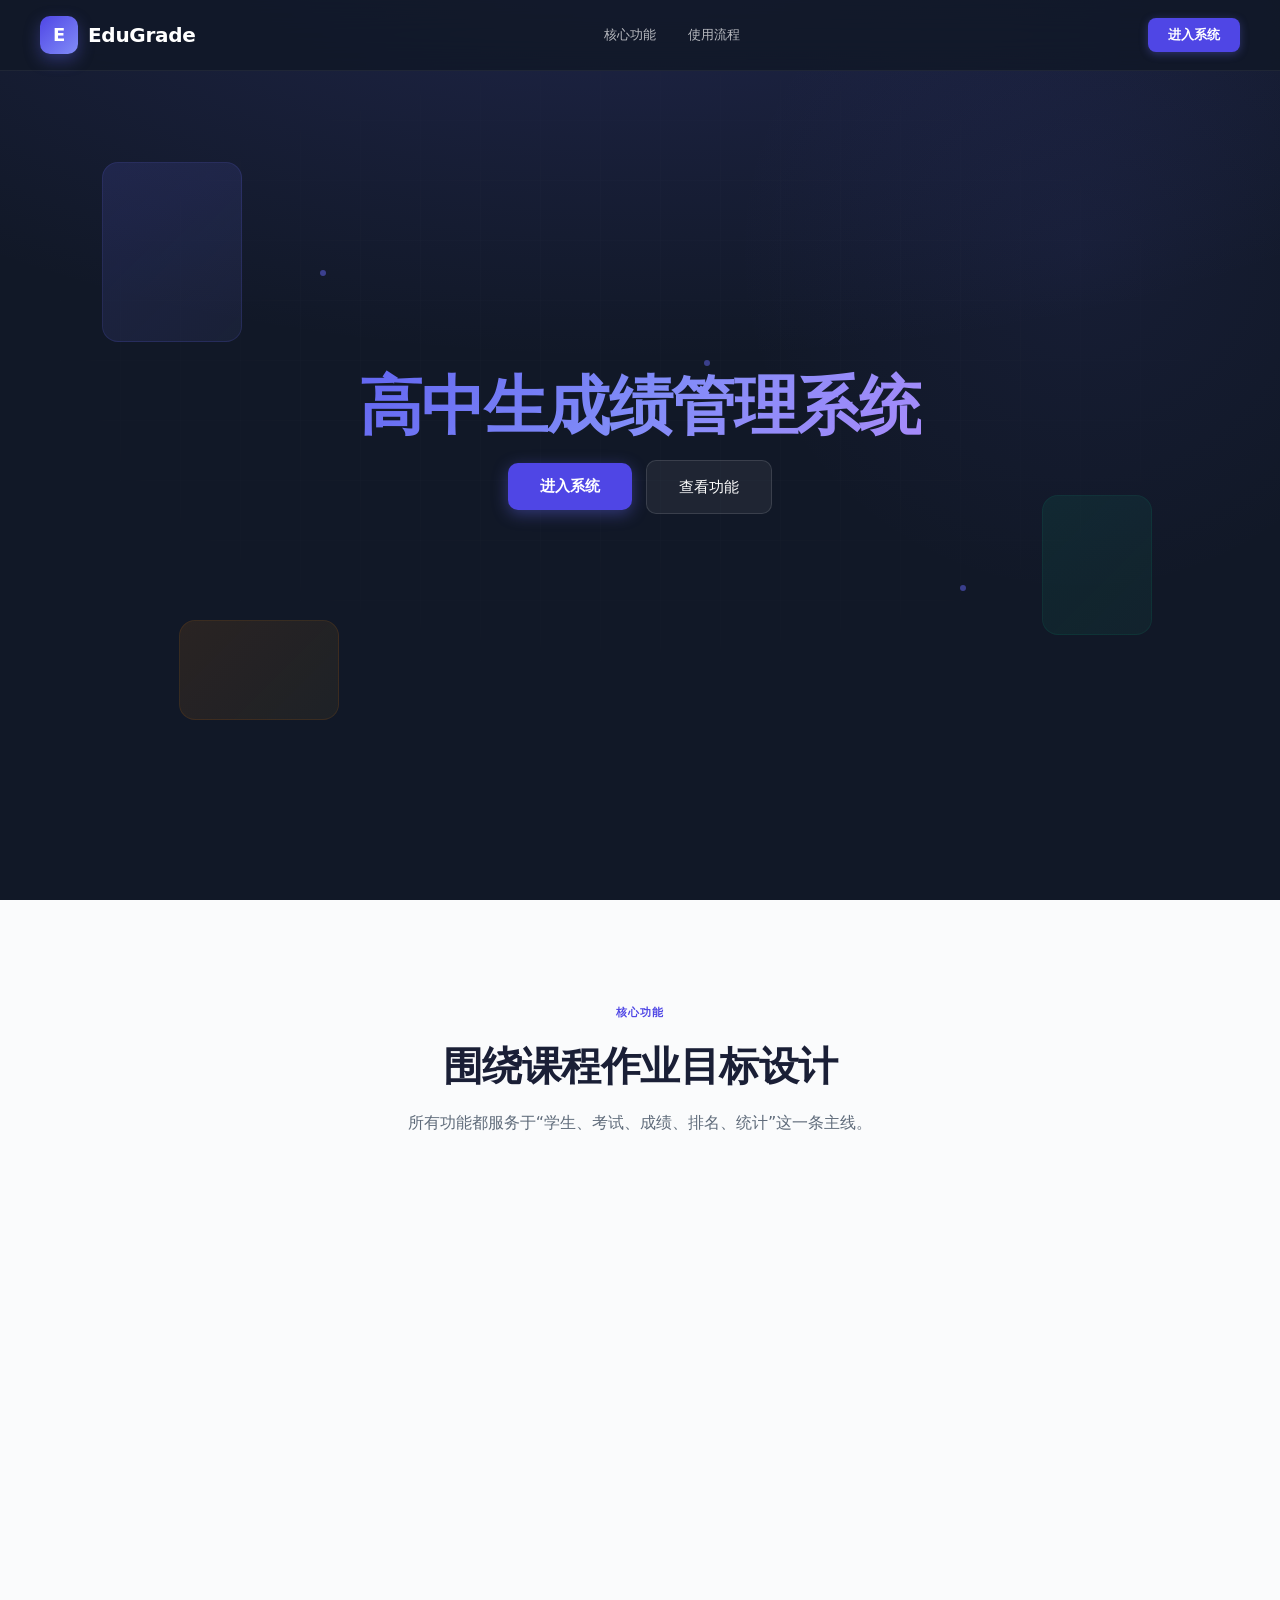
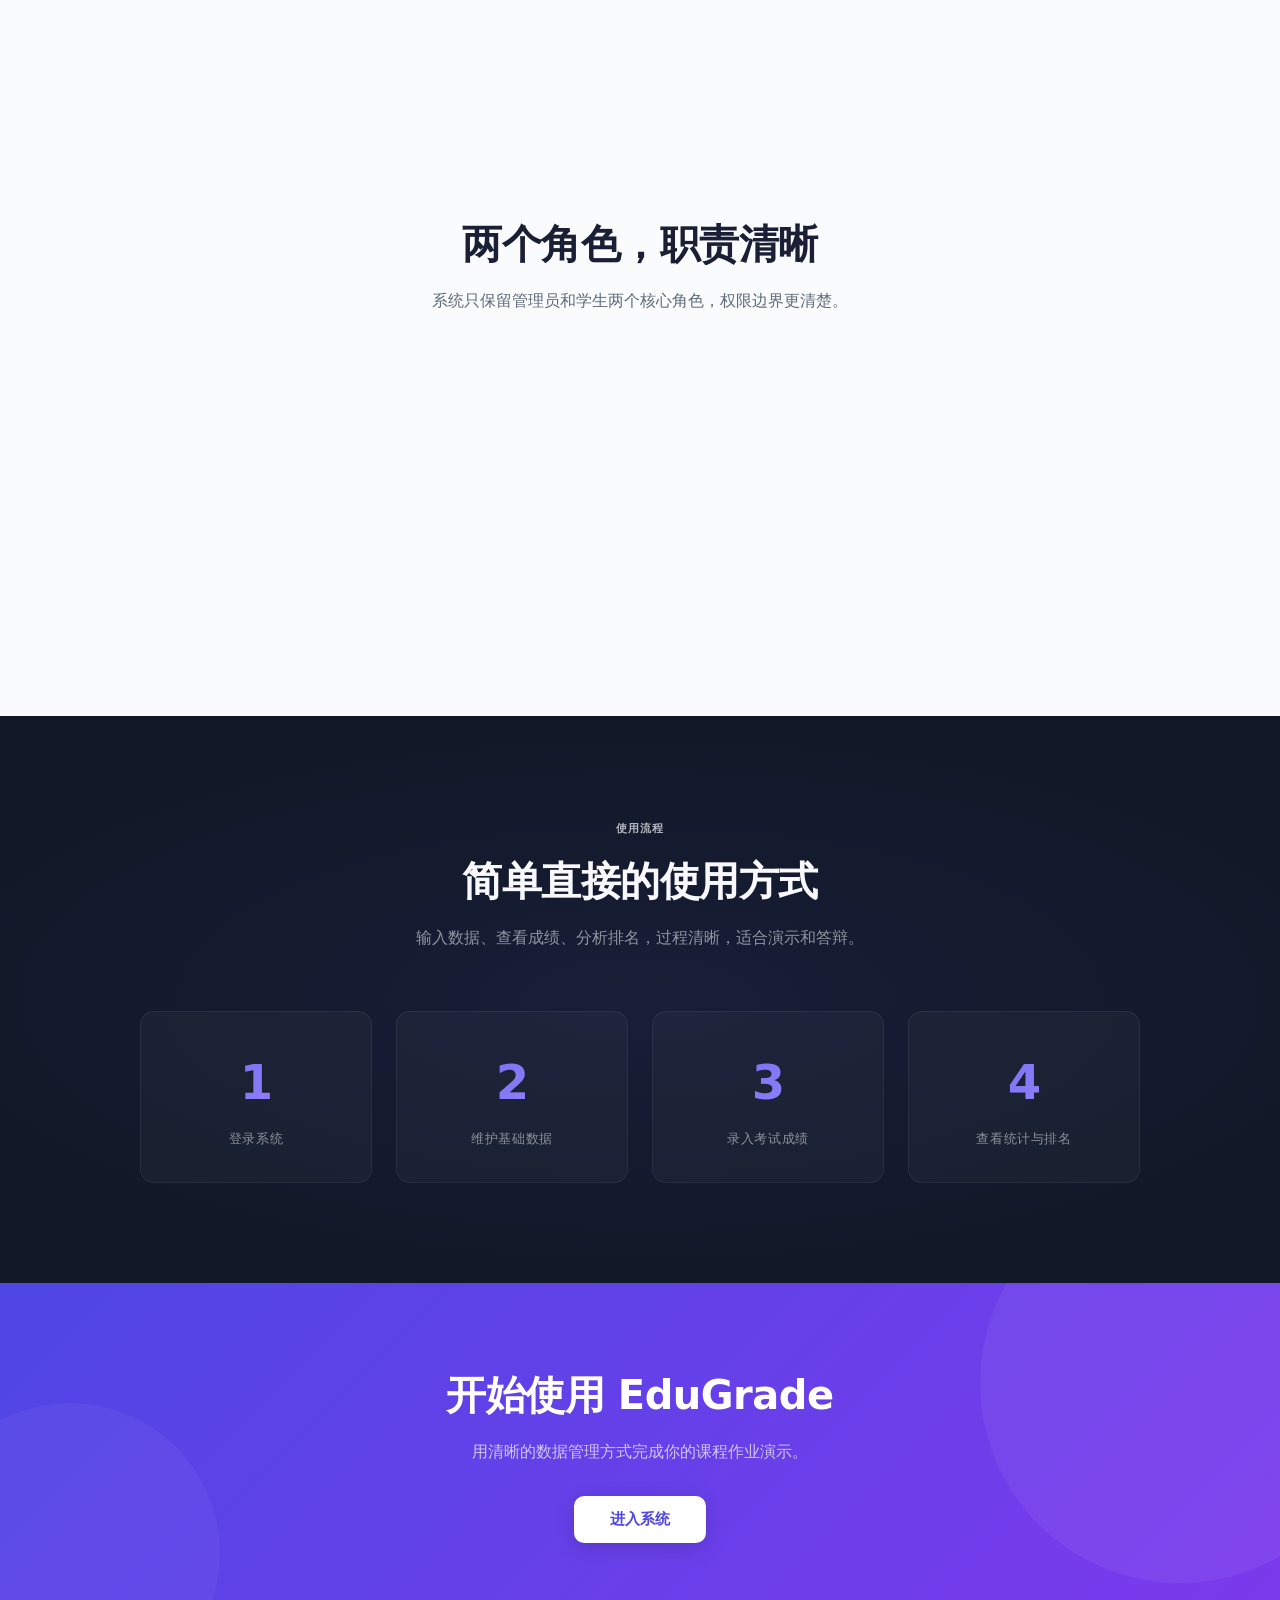
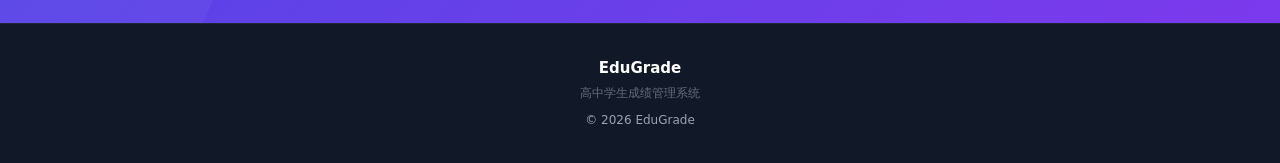
<file: web/index.html>
<!DOCTYPE html>
<html lang="zh-CN">
<head>
  <meta charset="UTF-8">
  <meta name="viewport" content="width=device-width,initial-scale=1">
  <title>EduGrade - 高中学生成绩管理系统</title>
  <link rel="stylesheet" href="css/style.css?v=4">
  <link rel="stylesheet" href="css/home.css?v=4">
</head>
<body class="home-wrapper">
  <nav class="home-nav" id="homeNav">
    <a href="index.html" class="home-nav-brand">
      <span class="logo-icon">E</span>
      EduGrade
    </a>
    <div class="home-nav-links">
      <a href="#features">核心功能</a>
      <a href="#process">使用流程</a>
    </div>
    <button onclick="window.location.href='login.html'" class="home-nav-cta" style="font-family:inherit;cursor:pointer">进入系统</button>
  </nav>

  <section class="hero">
    <div class="hero-grid"></div>
    <div class="hero-float card1"></div>
    <div class="hero-float card2"></div>
    <div class="hero-float card3"></div>
    <span class="hero-dot"></span>
    <span class="hero-dot"></span>
    <span class="hero-dot"></span>
    <div class="hero-content">
      <h1><span class="highlight">高中生成绩管理系统</span></h1>
      
      <div class="hero-buttons">
        <button onclick="window.location.href='login.html'" class="hero-btn-primary" style="font-family:inherit;cursor:pointer">进入系统</button>
        <a href="#features" class="hero-btn-secondary">查看功能</a>
      </div>
    </div>
  </section>

  <section class="section" id="features">
    <div class="section-header">
      <span class="section-label">核心功能</span>
      <h2>围绕课程作业目标设计</h2>
      <p>所有功能都服务于“学生、考试、成绩、排名、统计”这一条主线。</p>
    </div>
    <div class="features-grid">
      <div class="feature-card fi-1">
        <div class="feature-icon">&#128100;</div>
        <h3>学生信息管理</h3>
        <p>管理员可以录入、修改、查询和删除学生信息，并按学号、姓名、班级进行筛选。</p>
      </div>
      <div class="feature-card fi-2">
        <div class="feature-icon">&#128218;</div>
        <h3>科目与考试管理</h3>
        <p>管理员维护科目和考试，设置每场考试包含哪些科目，形成完整的成绩录入依据。</p>
      </div>
      <div class="feature-card fi-3">
        <div class="feature-icon">&#128200;</div>
        <h3>成绩录入与统计</h3>
        <p>支持录入和修改各科成绩，自动计算总分、平均分，并显示各科等级与缺考情况。</p>
      </div>
      <div class="feature-card fi-4">
        <div class="feature-icon">&#127942;</div>
        <h3>排名与导出</h3>
        <p>支持按总分排序、按单科排序，同时提供班级排名、年级排名和成绩 CSV 导出。</p>
      </div>
    </div>
  </section>

  <section class="section" id="roles">
    <div class="section-header">
      <h2>两个角色，职责清晰</h2>
      <p>系统只保留管理员和学生两个核心角色，权限边界更清楚。</p>
    </div>
    <div class="use-grid">
      <div class="use-card">
        <div class="use-avatar ua-teacher">&#128104;&#8205;&#127979;</div>
        <h3>管理员</h3>
        <div class="uc-role">教学管理视角</div>
        <p>管理学生、科目、考试和成绩，查看排名统计，维护系统的基础数据和成绩数据。</p>
      </div>
      <div class="use-card">
        <div class="use-avatar ua-student">&#127891;</div>
        <h3>学生</h3>
        <div class="uc-role">个人学习视角</div>
        <p>查看自己的成绩、总分、平均分、班级排名和年级排名，并修改自己的基础信息和密码。</p>
      </div>
    </div>
  </section>

  <section class="section data-section" id="process">
    <div class="section-header">
      <span class="section-label" style="color:rgba(255,255,255,.7)">使用流程</span>
      <h2>简单直接的使用方式</h2>
      <p>输入数据、查看成绩、分析排名，过程清晰，适合演示和答辩。</p>
    </div>
    <div class="data-grid">
      <div class="data-card"><div class="dc-num">1</div><div class="dc-label">登录系统</div></div>
      <div class="data-card"><div class="dc-num">2</div><div class="dc-label">维护基础数据</div></div>
      <div class="data-card"><div class="dc-num">3</div><div class="dc-label">录入考试成绩</div></div>
      <div class="data-card"><div class="dc-num">4</div><div class="dc-label">查看统计与排名</div></div>
    </div>
  </section>

  <section class="cta-section">
    <h2>开始使用 EduGrade</h2>
    <p>用清晰的数据管理方式完成你的课程作业演示。</p>
    <button onclick="window.location.href='login.html'" class="cta-btn" style="font-family:inherit;cursor:pointer">进入系统</button>
  </section>

  <footer class="home-footer">
    <div class="footer-brand">EduGrade</div>
    <div class="footer-ver">高中学生成绩管理系统</div>
    <div style="margin-top:8px">&copy; 2026 EduGrade</div>
  </footer>

  <script>
    (function() {
      var nav = document.getElementById('homeNav');
      window.addEventListener('scroll', function() {
        if (window.scrollY > 20) nav.classList.add('scrolled');
        else nav.classList.remove('scrolled');
      });
      document.querySelectorAll('a[href^="#"]').forEach(function(link) {
        link.addEventListener('click', function(event) {
          var target = document.querySelector(this.getAttribute('href'));
          if (!target) return;
          event.preventDefault();
          target.scrollIntoView({ behavior: 'smooth' });
        });
      });
    })();
  </script>
</body>
</html>
</file>
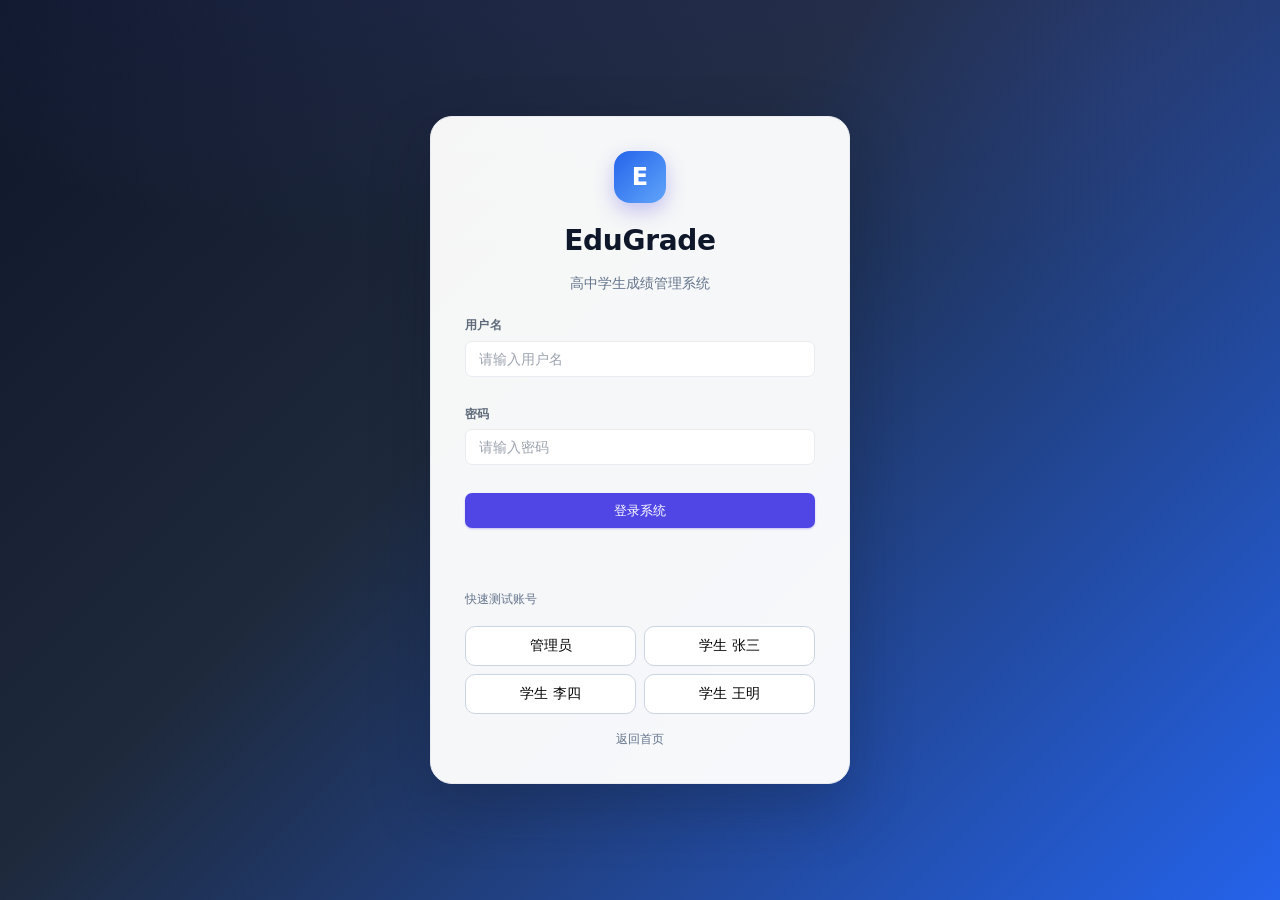
<file: web/admin.html>
<!DOCTYPE html>
<html lang="zh-CN">
<head>
  <meta charset="UTF-8">
  <meta name="viewport" content="width=device-width, initial-scale=1.0">
  <title>EduGrade - 管理后台</title>
  <link rel="stylesheet" href="css/style.css">
  <style>
    .split-layout{display:grid;grid-template-columns:1.45fr .95fr;gap:18px}
    .stack-gap{display:grid;gap:18px}
    .inline-tags{display:flex;flex-wrap:wrap;gap:8px}
    .inline-tags label{display:flex;align-items:center;gap:6px;padding:8px 10px;border:1px solid var(--line,#e2e8f0);border-radius:10px;background:var(--card,#fff)}
    .score-inputs{display:grid;grid-template-columns:repeat(auto-fit,minmax(140px,1fr));gap:12px}
    .table-note{font-size:12px;color:var(--text2,#64748b)}
    .empty-state{padding:28px 16px;text-align:center;color:var(--text2,#64748b)}
    .pill{display:inline-block;padding:4px 10px;border-radius:999px;background:#eef2ff;color:#4338ca;font-size:12px;font-weight:600}
    .rank-cards{display:grid;grid-template-columns:repeat(auto-fit,minmax(180px,1fr));gap:12px;margin-bottom:16px}
    .summary-box{padding:14px 16px;border-radius:14px;background:rgba(148,163,184,.08);margin-bottom:16px}
    @media (max-width: 980px){.split-layout{grid-template-columns:1fr}}
  </style>
</head>
<body>
<div class="app">
  <aside class="sidebar">
    <div class="sidebar-brand">
      <h2><span>Edu</span>Grade</h2>
      <div class="ver">管理后台</div>
    </div>
    <nav class="sidebar-nav">
      <div class="nav-group">核心功能</div>
      <a class="nv active" data-section="dashboard-section"><span class="nv">&#128202;</span> 首页概览</a>
      <a class="nv" data-section="students-section"><span class="nv">&#128100;</span> 学生管理</a>
      <a class="nv" data-section="subjects-section"><span class="nv">&#128218;</span> 科目管理</a>
      <a class="nv" data-section="exams-section"><span class="nv">&#128221;</span> 考试管理</a>
      <a class="nv" data-section="grades-section"><span class="nv">&#128200;</span> 成绩管理</a>
      <a class="nv" data-section="rankings-section"><span class="nv">&#127942;</span> 排名统计</a>
      <div class="nav-group">账户设置</div>
      <a class="nv" data-section="password-section"><span class="nv">&#128273;</span> 修改密码</a>
    </nav>
    <div class="sidebar-footer">
      <div class="av" id="adminAvatar">A</div>
      <div class="ui">
        <div class="un" id="adminName">管理员</div>
        <div class="ur">管理员</div>
      </div>
    </div>
  </aside>

  <main class="main">
    <div class="topbar">
      <h2 id="pageTitle">首页概览</h2>
      <div class="topbar-actions">
        <button class="btn btn-icon" onclick="toggleTheme()" title="切换主题">&#9788;</button>
        <button class="btn btn-outline btn-sm" onclick="window.location.href='login.html'">返回登录页</button>
        <button class="btn btn-outline btn-sm" onclick="logout()">退出登录</button>
      </div>
    </div>

    <div class="content">
      <section class="page-section active" id="dashboard-section">
        <div class="stats-grid">
          <div class="stat-card"><div class="si">&#128100;</div><div class="stat-info"><h3 id="statStudents">0</h3><p>学生总数</p></div></div>
          <div class="stat-card"><div class="si">&#127979;</div><div class="stat-info"><h3 id="statClasses">0</h3><p>班级总数</p></div></div>
          <div class="stat-card"><div class="si">&#128218;</div><div class="stat-info"><h3 id="statSubjects">0</h3><p>科目总数</p></div></div>
          <div class="stat-card"><div class="si">&#128221;</div><div class="stat-info"><h3 id="statExams">0</h3><p>考试总数</p></div></div>
          <div class="stat-card"><div class="si">&#128200;</div><div class="stat-info"><h3 id="statGrades">0</h3><p>成绩记录</p></div></div>
        </div>
        <div class="split-layout">
          <div class="card">
            <div class="card-header"><span class="card-title">最近一次考试前五名</span></div>
            <div class="card-body">
              <div class="table-note" id="latestExamTitle">暂无考试数据</div>
              <div class="table-wrap">
                <table>
                  <thead><tr><th>年级名次</th><th>学号</th><th>姓名</th><th>班级</th><th>总分</th><th>平均分</th></tr></thead>
                  <tbody id="topStudentsBody"><tr><td colspan="6" class="empty-state">暂无数据</td></tr></tbody>
                </table>
              </div>
            </div>
          </div>
          <div class="card">
            <div class="card-header"><span class="card-title">最近操作日志</span></div>
            <div class="card-body">
              <div id="recentLogs" class="stack-gap"><div class="empty-state">暂无日志</div></div>
            </div>
          </div>
        </div>
      </section>

      <section class="page-section" id="students-section">
        <div class="split-layout">
          <div class="card">
            <div class="card-header"><span class="card-title">学生列表</span></div>
            <div class="card-body">
              <div class="filter-row">
                <input type="text" id="studentSearch" placeholder="按学号或姓名搜索">
                <select id="studentClassFilter"><option value="">全部班级</option></select>
                <button class="btn btn-outline btn-sm" id="btnStudentSearch">搜索</button>
                <button class="btn btn-outline btn-sm" id="btnStudentReset">重置</button>
              </div>
              <div class="table-wrap">
                <table>
                  <thead><tr><th>学号</th><th>姓名</th><th>性别</th><th>班级</th><th>年级</th><th>操作</th></tr></thead>
                  <tbody id="studentTableBody"><tr><td colspan="6" class="empty-state">暂无学生</td></tr></tbody>
                </table>
              </div>
            </div>
          </div>
          <div class="card">
            <div class="card-header"><span class="card-title" id="studentFormTitle">新增学生</span></div>
            <div class="card-body">
              <form id="studentForm" class="stack-gap">
                <input type="hidden" name="edit_id" id="studentEditId">
                <div class="form-group"><label>学号</label><input type="text" name="id" id="studentIdInput" placeholder="例如 S2024011"></div>
                <div class="form-group"><label>姓名</label><input type="text" name="name" placeholder="学生姓名"></div>
                <div class="form-group"><label>性别</label>
                  <select name="gender">
                    <option value="男">男</option>
                    <option value="女">女</option>
                  </select>
                </div>
                <div class="form-group"><label>生日</label><input type="date" name="birthday"></div>
                <div class="form-group"><label>班级</label><input type="text" name="class_name" placeholder="例如 高一3班"></div>
                <div class="form-group"><label>联系电话</label><input type="text" name="phone" placeholder="选填"></div>
                <div class="table-note">新增学生默认密码为 <strong>123456</strong></div>
                <div class="flex gap-8">
                  <button type="submit" class="btn btn-primary">保存学生</button>
                  <button type="button" class="btn btn-outline" id="btnStudentCancel">清空表单</button>
                </div>
              </form>
            </div>
          </div>
        </div>
      </section>

      <section class="page-section" id="subjects-section">
        <div class="split-layout">
          <div class="card">
            <div class="card-header"><span class="card-title">科目列表</span></div>
            <div class="card-body">
              <div class="table-wrap">
                <table>
                  <thead><tr><th>ID</th><th>科目</th><th>满分</th><th>操作</th></tr></thead>
                  <tbody id="subjectTableBody"><tr><td colspan="4" class="empty-state">暂无科目</td></tr></tbody>
                </table>
              </div>
            </div>
          </div>
          <div class="card">
            <div class="card-header"><span class="card-title" id="subjectFormTitle">新增科目</span></div>
            <div class="card-body">
              <form id="subjectForm" class="stack-gap">
                <input type="hidden" name="edit_id" id="subjectEditId">
                <div class="form-group"><label>科目名称</label><input type="text" name="name" placeholder="例如 物理"></div>
                <div class="form-group"><label>满分</label><input type="number" name="full_score" placeholder="例如 100"></div>
                <div class="flex gap-8">
                  <button type="submit" class="btn btn-primary">保存科目</button>
                  <button type="button" class="btn btn-outline" id="btnSubjectCancel">清空表单</button>
                </div>
              </form>
            </div>
          </div>
        </div>
      </section>

      <section class="page-section" id="exams-section">
        <div class="split-layout">
          <div class="card">
            <div class="card-header"><span class="card-title">考试列表</span></div>
            <div class="card-body">
              <div class="table-wrap">
                <table>
                  <thead><tr><th>ID</th><th>考试名称</th><th>日期</th><th>科目</th><th>操作</th></tr></thead>
                  <tbody id="examTableBody"><tr><td colspan="5" class="empty-state">暂无考试</td></tr></tbody>
                </table>
              </div>
            </div>
          </div>
          <div class="card">
            <div class="card-header"><span class="card-title" id="examFormTitle">新增考试</span></div>
            <div class="card-body">
              <form id="examForm" class="stack-gap">
                <input type="hidden" name="edit_id" id="examEditId">
                <div class="form-group"><label>考试名称</label><input type="text" name="name" placeholder="例如 期末考试"></div>
                <div class="form-group"><label>考试日期</label><input type="date" name="date"></div>
                <div class="form-group">
                  <label>考试科目</label>
                  <div id="examSubjectChecklist" class="inline-tags"></div>
                </div>
                <div class="flex gap-8">
                  <button type="submit" class="btn btn-primary">保存考试</button>
                  <button type="button" class="btn btn-outline" id="btnExamCancel">清空表单</button>
                </div>
              </form>
            </div>
          </div>
        </div>
      </section>

      <section class="page-section" id="grades-section">
        <div class="stack-gap">
          <div class="card">
            <div class="card-header"><span class="card-title">成绩查询与导出</span></div>
            <div class="card-body">
              <div class="filter-row">
                <select id="gradeExamFilter"><option value="">请选择考试</option></select>
                <select id="gradeClassFilter"><option value="">全部班级</option></select>
                <button class="btn btn-outline btn-sm" id="btnGradeLoad">加载成绩</button>
                <button class="btn btn-outline btn-sm" id="btnExportCsv">导出 CSV</button>
              </div>
              <div class="table-wrap">
                <table>
                  <thead><tr><th>学号</th><th>姓名</th><th>班级</th><th>成绩明细</th><th>总分</th><th>平均分</th><th>操作</th></tr></thead>
                  <tbody id="gradeTableBody"><tr><td colspan="7" class="empty-state">请选择考试后查看</td></tr></tbody>
                </table>
              </div>
            </div>
          </div>
          <div class="card">
            <div class="card-header"><span class="card-title" id="gradeFormTitle">录入或修改成绩</span></div>
            <div class="card-body">
              <form id="gradeForm" class="stack-gap">
                <input type="hidden" name="editing" id="gradeEditingKey">
                <div class="filter-row">
                  <select id="gradeFormExam" name="exam_id"><option value="">请选择考试</option></select>
                  <select id="gradeFormStudent" name="student_id"><option value="">请选择学生</option></select>
                </div>
                <div id="gradeInputs" class="score-inputs"></div>
                <div class="table-note">留空表示缺考，系统会自动记为“缺考”。</div>
                <div class="flex gap-8">
                  <button type="submit" class="btn btn-primary">保存成绩</button>
                  <button type="button" class="btn btn-outline" id="btnGradeCancel">清空表单</button>
                </div>
              </form>
            </div>
          </div>
        </div>
      </section>

      <section class="page-section" id="rankings-section">
        <div class="card">
          <div class="card-header"><span class="card-title">排名与统计</span></div>
          <div class="card-body">
            <div class="filter-row">
              <select id="rankExamSelect"><option value="">请选择考试</option></select>
              <select id="rankScope">
                <option value="grade">年级排名</option>
                <option value="class">班级排名</option>
              </select>
              <select id="rankClassSelect"><option value="">请选择班级</option></select>
              <select id="rankMode">
                <option value="total">按总分排序</option>
                <option value="subject">按单科排序</option>
              </select>
              <select id="rankSubjectSelect"><option value="">请选择科目</option></select>
              <button class="btn btn-primary btn-sm" id="btnRankLoad">加载排名</button>
            </div>
            <div class="rank-cards" id="rankSummaryCards">
              <div class="summary-box">请选择考试后查看统计</div>
            </div>
            <div class="table-wrap">
              <table>
                <thead><tr><th>名次</th><th>学号</th><th>姓名</th><th>班级</th><th>总分</th><th>平均分</th><th>成绩明细</th></tr></thead>
                <tbody id="rankTableBody"><tr><td colspan="7" class="empty-state">暂无排名数据</td></tr></tbody>
              </table>
            </div>
          </div>
        </div>
      </section>

      <section class="page-section" id="password-section">
        <div class="card" style="max-width:520px;">
          <div class="card-header"><span class="card-title">修改密码</span></div>
          <div class="card-body">
            <form id="passwordForm" class="stack-gap">
              <div class="form-group"><label>当前密码</label><input type="password" name="old_password" placeholder="请输入当前密码"></div>
              <div class="form-group"><label>新密码</label><input type="password" name="new_password" placeholder="至少 4 位"></div>
              <button type="submit" class="btn btn-primary">修改密码</button>
            </form>
          </div>
        </div>
      </section>
    </div>
  </main>
</div>

<script src="js/api.js"></script>
<script src="js/common.js"></script>
<script src="js/admin.js"></script>
</body>
</html>
</file>
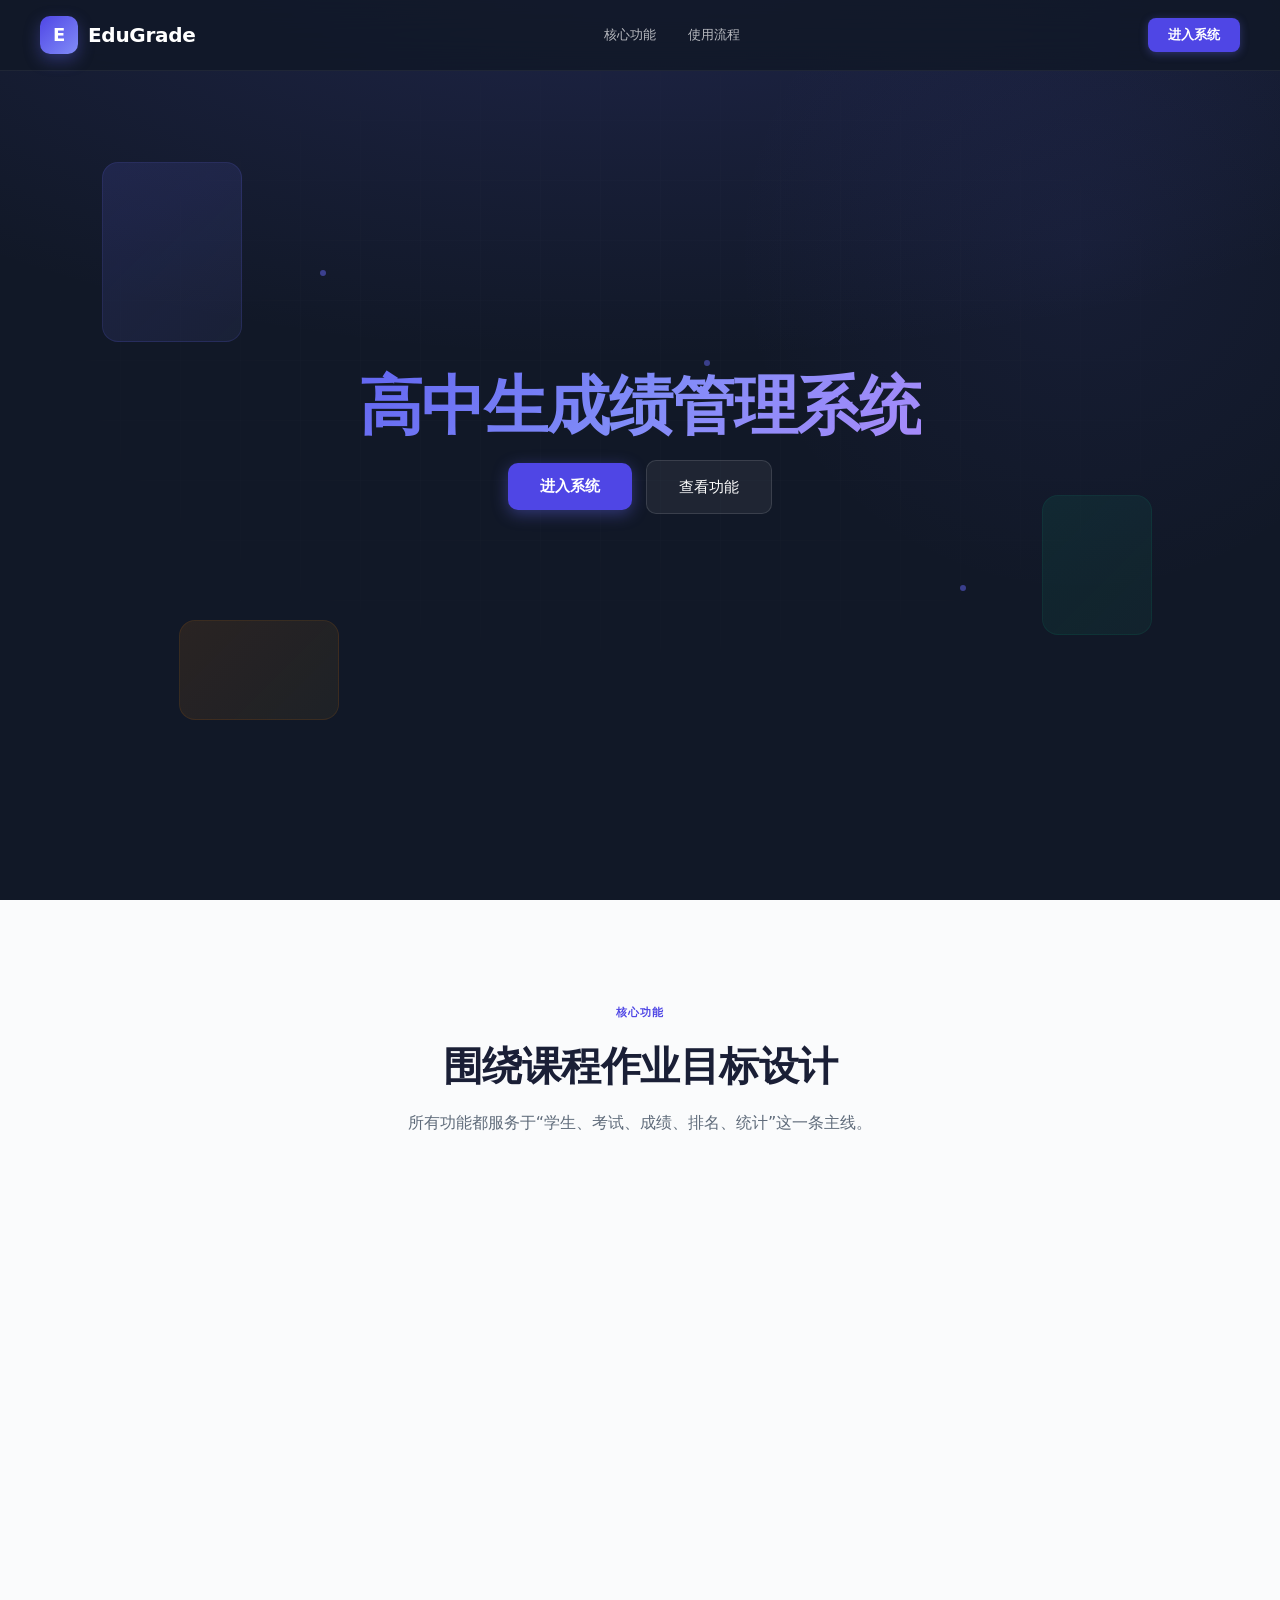
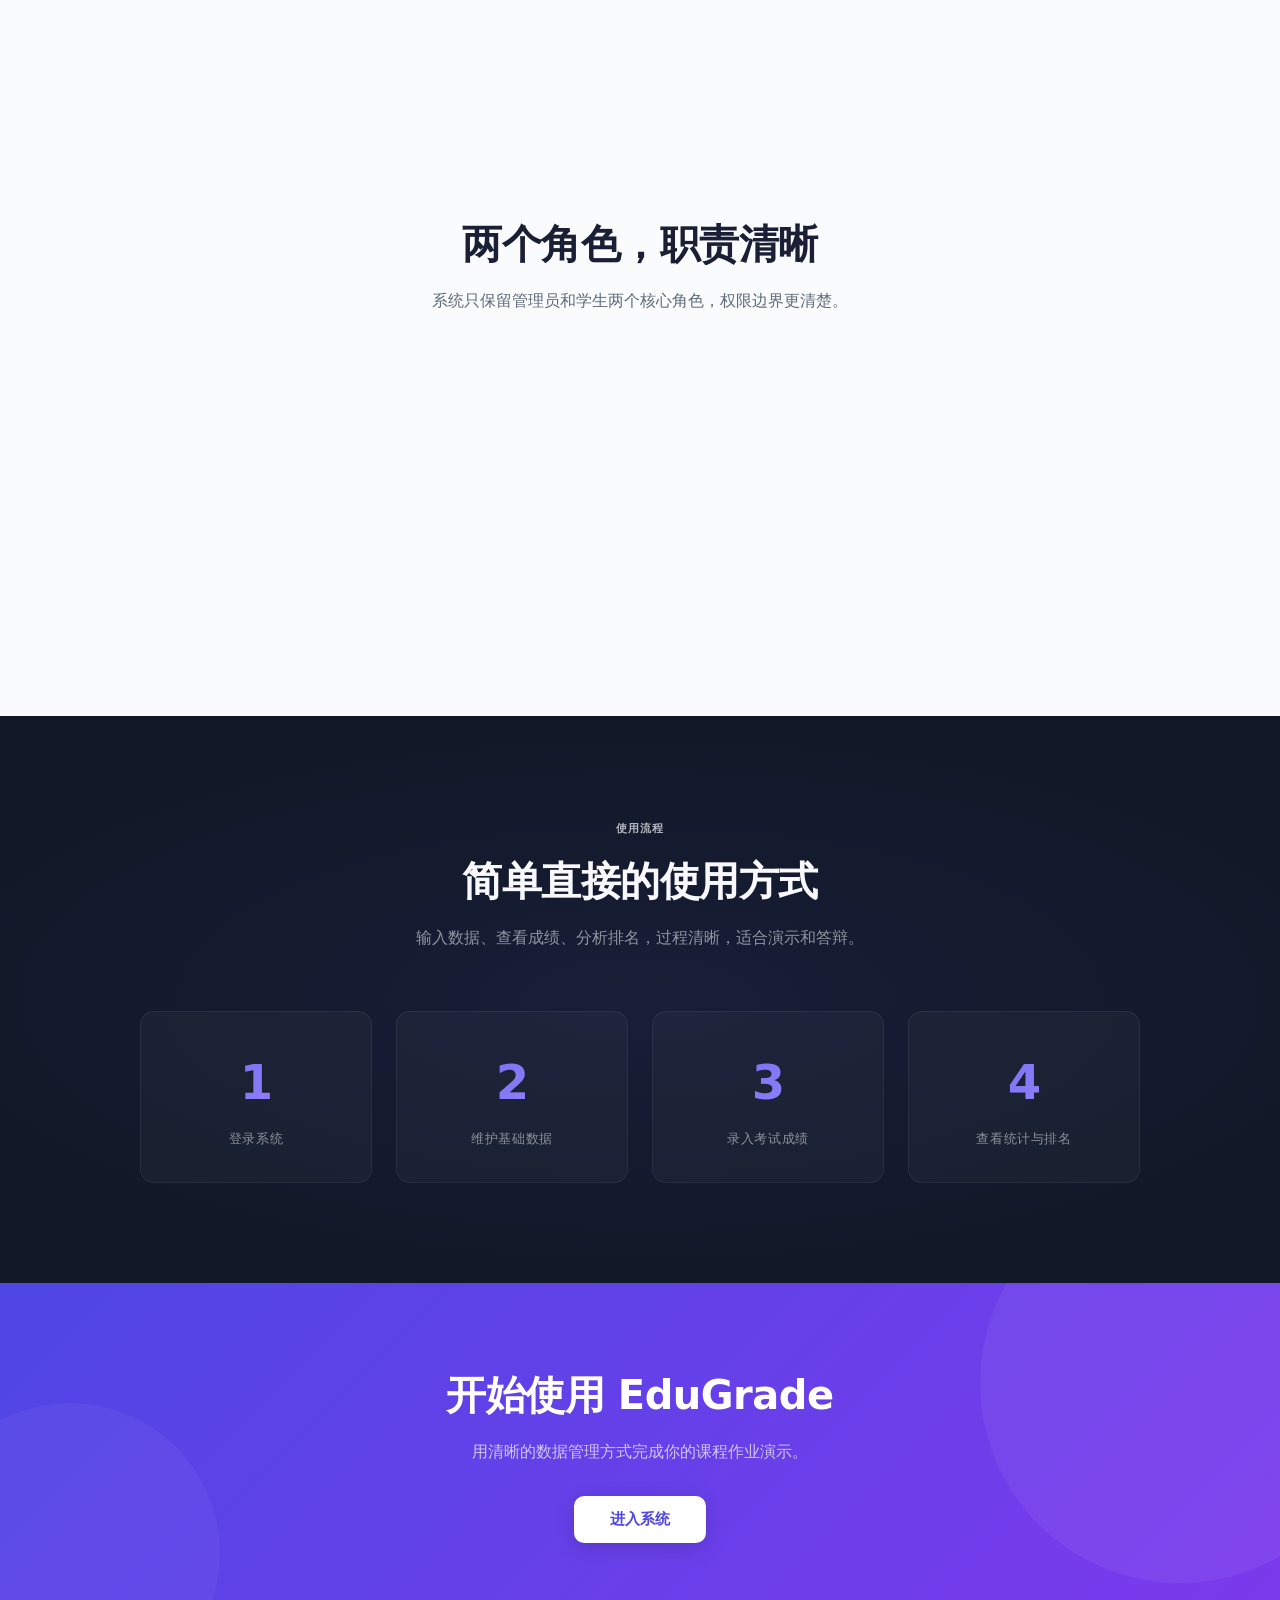
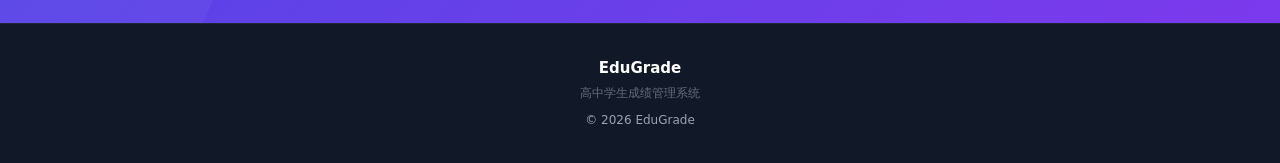
<file: web/home.html>
<!DOCTYPE html>
<html lang="zh-CN">
<head>
  <meta charset="UTF-8">
  <meta http-equiv="refresh" content="0; url=index.html">
  <title>EduGrade</title>
</head>
<body>
  <script>window.location.replace('index.html');</script>
</body>
</html>
</file>
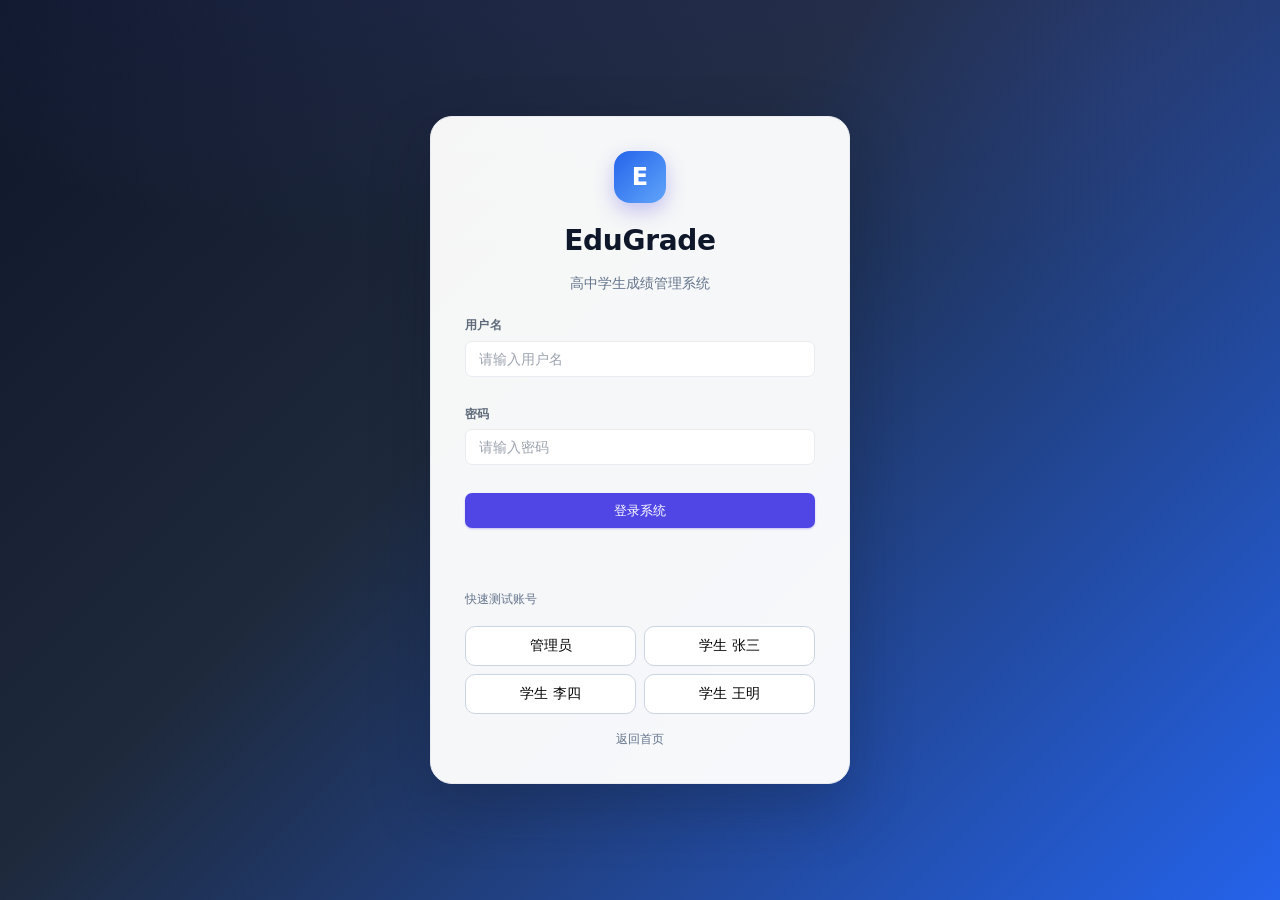
<file: web/login.html>
<!DOCTYPE html>
<html lang="zh-CN">
<head>
  <meta charset="UTF-8">
  <meta name="viewport" content="width=device-width,initial-scale=1">
  <title>EduGrade - 用户登录</title>
  <link rel="stylesheet" href="css/style.css?v=4">
  <style>
    .login-page{min-height:100vh;display:flex;align-items:center;justify-content:center;background:linear-gradient(135deg,#0f172a 0%,#1e293b 40%,#2563eb 100%);padding:24px}
    .login-card{width:420px;max-width:100%;background:rgba(255,255,255,.96);border-radius:22px;padding:34px;box-shadow:0 24px 60px rgba(15,23,42,.28)}
    .login-logo{width:52px;height:52px;border-radius:16px;display:flex;align-items:center;justify-content:center;background:linear-gradient(135deg,#2563eb,#60a5fa);color:#fff;font-size:24px;font-weight:700;margin:0 auto 16px}
    .login-title{text-align:center;margin-bottom:22px}
    .login-title h1{margin:0;font-size:28px;color:#0f172a}
    .login-title p{margin:8px 0 0;color:#64748b;font-size:14px}
    .stack-gap{display:grid;gap:14px}
    .quick-grid{display:grid;grid-template-columns:1fr 1fr;gap:8px;margin-top:16px}
    .quick-grid button{padding:10px 12px;border:1px solid #cbd5e1;border-radius:10px;background:#fff;cursor:pointer}
    .err{min-height:18px;font-size:12px;color:#dc2626;margin-top:10px;text-align:center}
  </style>
</head>
<body>
  <div class="login-page">
    <div class="login-card">
      <div class="login-logo">E</div>
      <div class="login-title">
        <h1>EduGrade</h1>
        <p>高中学生成绩管理系统</p>
      </div>

      <form id="loginForm" class="stack-gap">
        <div class="form-group">
          <label>用户名</label>
          <input type="text" name="username" placeholder="请输入用户名">
        </div>
        <div class="form-group">
          <label>密码</label>
          <input type="password" name="password" placeholder="请输入密码">
        </div>
        <button type="submit" class="btn btn-primary" style="width:100%">登录系统</button>
        <div id="loginError" class="err"></div>
      </form>

      <div style="margin-top:20px">
        <div style="font-size:12px;color:#64748b;margin-bottom:8px">快速测试账号</div>
        <div class="quick-grid">
          <button type="button" data-user="admin" data-pass="123456">管理员</button>
          <button type="button" data-user="S2024001" data-pass="123456">学生 张三</button>
          <button type="button" data-user="S2024002" data-pass="123456">学生 李四</button>
          <button type="button" data-user="S2024003" data-pass="123456">学生 王明</button>
        </div>
      </div>

      <div style="margin-top:16px;text-align:center;font-size:12px">
        <a href="index.html" style="color:#64748b;text-decoration:none">返回首页</a>
      </div>
    </div>
  </div>

  <script src="js/api.js"></script>
  <script>
    (function() {
      const form = document.getElementById('loginForm');
      const errorBox = document.getElementById('loginError');

      function go(role) {
        window.location.href = role === 'admin' ? 'admin.html' : 'student.html';
      }

      async function submitLogin(username, password) {
        errorBox.textContent = '';
        const result = await API.login(username, password);
        if (!result.success || !result.data) {
          errorBox.textContent = (result && result.message) || '登录失败';
          return;
        }
        localStorage.setItem('token', result.data.token || '');
        localStorage.setItem('user_id', result.data.user_id || '');
        localStorage.setItem('user_name', result.data.name || '');
        localStorage.setItem('user_role', result.data.role || '');
        go(result.data.role || 'student');
      }

      form.addEventListener('submit', function(event) {
        event.preventDefault();
        const data = new FormData(form);
        const username = String(data.get('username') || '').trim();
        const password = String(data.get('password') || '');
        if (!username || !password) {
          errorBox.textContent = '请输入用户名和密码';
          return;
        }
        submitLogin(username, password);
      });

      document.querySelectorAll('[data-user]').forEach(function(button) {
        button.addEventListener('click', function() {
          form.querySelector('[name="username"]').value = this.getAttribute('data-user');
          form.querySelector('[name="password"]').value = this.getAttribute('data-pass');
          submitLogin(this.getAttribute('data-user'), this.getAttribute('data-pass'));
        });
      });
    })();
  </script>
</body>
</html>
</file>
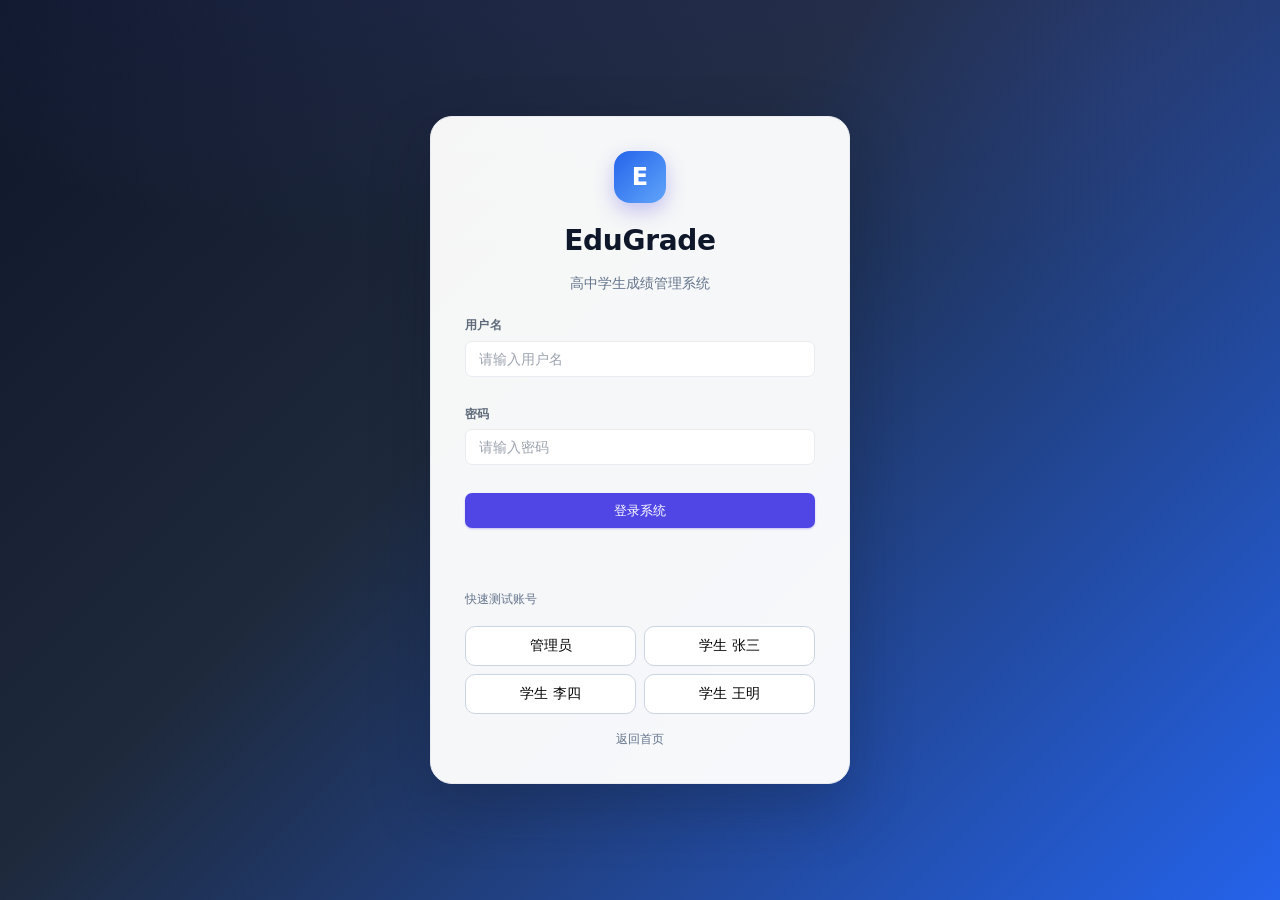
<file: web/parent.html>
<!DOCTYPE html>
<html lang="zh-CN">
<head>
  <meta charset="UTF-8">
  <meta http-equiv="refresh" content="0; url=login.html">
  <title>EduGrade</title>
</head>
<body>
  <script>window.location.replace('login.html');</script>
</body>
</html>
</file>
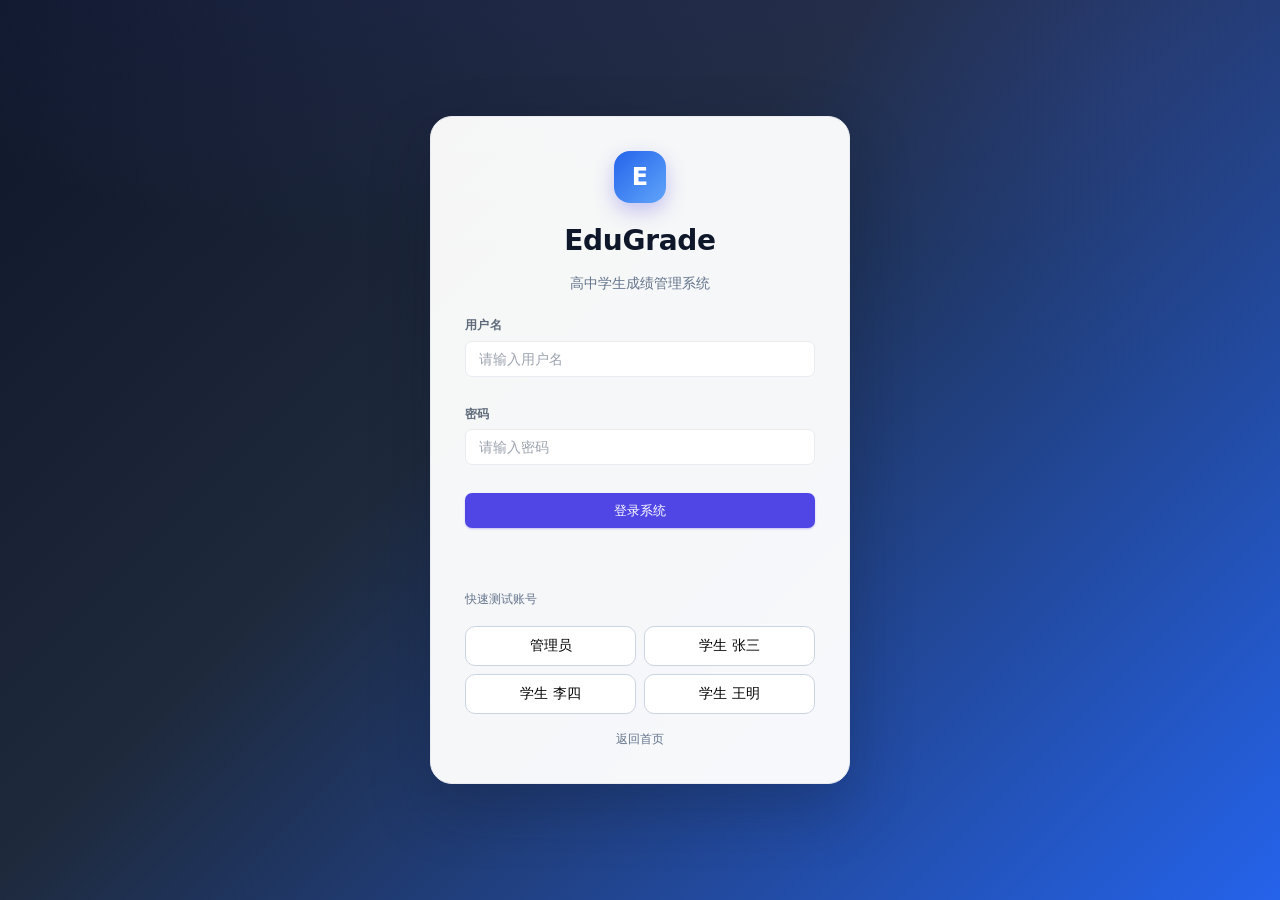
<file: web/student.html>
<!DOCTYPE html>
<html lang="zh-CN">
<head>
  <meta charset="UTF-8">
  <meta name="viewport" content="width=device-width, initial-scale=1.0">
  <title>EduGrade - 学生中心</title>
  <link rel="stylesheet" href="css/style.css">
  <style>
    .stack-gap{display:grid;gap:14px}
    .summary-grid{display:grid;grid-template-columns:repeat(auto-fit,minmax(180px,1fr));gap:12px}
    .summary-card{padding:16px;border-radius:14px;background:rgba(148,163,184,.08)}
    .summary-card .label{font-size:12px;color:var(--text2,#64748b);margin-bottom:6px}
    .summary-card .value{font-size:28px;font-weight:700}
    .two-col{display:grid;grid-template-columns:1fr 1fr;gap:18px}
    .empty-state{padding:28px 16px;text-align:center;color:var(--text2,#64748b)}
    @media (max-width: 980px){.two-col{grid-template-columns:1fr}}
  </style>
</head>
<body>
<div class="app">
  <aside class="sidebar">
    <div class="sidebar-brand">
      <h2>Edu<span>Grade</span></h2>
      <div class="ver">学生中心</div>
    </div>
    <nav class="sidebar-nav">
      <a class="active" data-section="dashboard-section"><span class="nv">&#128200;</span> 我的概览</a>
      <a data-section="grades-section"><span class="nv">&#128221;</span> 我的成绩</a>
      <a data-section="rankings-section"><span class="nv">&#127942;</span> 我的排名</a>
      <a data-section="info-section"><span class="nv">&#128100;</span> 个人信息</a>
      <a data-section="password-section"><span class="nv">&#128273;</span> 修改密码</a>
    </nav>
    <div class="sidebar-footer">
      <div class="av" id="studentAvatar">学</div>
      <div class="ui">
        <div class="un" id="studentName">学生</div>
        <div class="ur">学生</div>
      </div>
    </div>
  </aside>

  <main class="main">
    <div class="topbar">
      <h2 id="studentPageTitle">我的概览</h2>
      <div class="topbar-actions">
        <button class="btn btn-icon" onclick="toggleTheme()" title="切换主题">&#9788;</button>
        <button class="btn btn-outline btn-sm" onclick="window.location.href='login.html'">返回登录页</button>
        <button class="btn btn-outline btn-sm" onclick="logout()">退出登录</button>
      </div>
    </div>

    <div class="content">
      <section class="page-section active" id="dashboard-section">
        <div class="card">
          <div class="card-header"><span class="card-title">欢迎回来</span></div>
          <div class="card-body">
            <div id="welcomeText" class="table-note">正在加载你的个人信息...</div>
          </div>
        </div>
        <div class="summary-grid" id="dashboardSummary" style="margin-top:18px">
          <div class="summary-card"><div class="label">最近考试总分</div><div class="value">-</div></div>
          <div class="summary-card"><div class="label">最近考试平均分</div><div class="value">-</div></div>
          <div class="summary-card"><div class="label">班级排名</div><div class="value">-</div></div>
          <div class="summary-card"><div class="label">年级排名</div><div class="value">-</div></div>
        </div>
      </section>

      <section class="page-section" id="grades-section">
        <div class="card">
          <div class="card-header"><span class="card-title">我的成绩</span></div>
          <div class="card-body">
            <div class="table-wrap">
              <table>
                <thead><tr><th>考试</th><th>日期</th><th>成绩明细</th><th>总分</th><th>平均分</th><th>班级排名</th><th>年级排名</th></tr></thead>
                <tbody id="studentGradesBody"><tr><td colspan="7" class="empty-state">暂无成绩数据</td></tr></tbody>
              </table>
            </div>
          </div>
        </div>
      </section>

      <section class="page-section" id="rankings-section">
        <div class="card">
          <div class="card-header"><span class="card-title">我的排名</span></div>
          <div class="card-body">
            <div class="filter-row">
              <select id="studentRankExam"><option value="">请选择考试</option></select>
              <button class="btn btn-primary btn-sm" id="btnLoadStudentRank">查看排名</button>
            </div>
            <div class="summary-grid" id="studentRankCards" style="margin-top:16px">
              <div class="summary-card"><div class="label">总分</div><div class="value">-</div></div>
              <div class="summary-card"><div class="label">平均分</div><div class="value">-</div></div>
              <div class="summary-card"><div class="label">班级排名</div><div class="value">-</div></div>
              <div class="summary-card"><div class="label">年级排名</div><div class="value">-</div></div>
            </div>
            <div class="two-col" style="margin-top:18px">
              <div class="card">
                <div class="card-header"><span class="card-title">班级名次信息</span></div>
                <div class="card-body" id="classRankInfo"><div class="empty-state">请选择考试后查看</div></div>
              </div>
              <div class="card">
                <div class="card-header"><span class="card-title">年级名次信息</span></div>
                <div class="card-body" id="gradeRankInfo"><div class="empty-state">请选择考试后查看</div></div>
              </div>
            </div>
          </div>
        </div>
      </section>

      <section class="page-section" id="info-section">
        <div class="card" style="max-width:720px;">
          <div class="card-header"><span class="card-title">个人信息</span></div>
          <div class="card-body">
            <form id="studentInfoForm" class="stack-gap">
              <div class="form-group"><label>学号</label><input type="text" name="id" id="studentInfoId" readonly></div>
              <div class="form-group"><label>姓名</label><input type="text" name="name" placeholder="请输入姓名"></div>
              <div class="form-group"><label>性别</label>
                <select name="gender">
                  <option value="男">男</option>
                  <option value="女">女</option>
                </select>
              </div>
              <div class="form-group"><label>生日</label><input type="date" name="birthday"></div>
              <div class="form-group"><label>班级</label><input type="text" name="class_name" id="studentInfoClass" readonly></div>
              <div class="form-group"><label>联系电话</label><input type="text" name="phone" placeholder="请输入联系电话"></div>
              <button type="submit" class="btn btn-primary">保存个人信息</button>
            </form>
          </div>
        </div>
      </section>

      <section class="page-section" id="password-section">
        <div class="card" style="max-width:520px;">
          <div class="card-header"><span class="card-title">修改密码</span></div>
          <div class="card-body">
            <form id="studentPasswordForm" class="stack-gap">
              <div class="form-group"><label>当前密码</label><input type="password" name="old_password" placeholder="请输入当前密码"></div>
              <div class="form-group"><label>新密码</label><input type="password" name="new_password" placeholder="至少 4 位"></div>
              <button type="submit" class="btn btn-primary">修改密码</button>
            </form>
          </div>
        </div>
      </section>
    </div>
  </main>
</div>

<script src="js/api.js"></script>
<script src="js/common.js"></script>
<script src="js/student.js"></script>
</body>
</html>
</file>
<file: web/css/style.css>
:root{
  --bg:#fafbfc;--card:#fff;--text:#1a1f36;--text2:#5f6b7a;--text3:#9ca3af;
  --primary:#4f46e5;--primary-hover:#4338ca;--primary-light:#eef2ff;--primary-glow:rgba(79,70,229,.12);
  --success:#059669;--success-light:#ecfdf5;--warning:#d97706;--warning-light:#fffbeb;
  --danger:#dc2626;--danger-light:#fef2f2;--info:#2563eb;--info-light:#eff6ff;
  --border:#e9ebf0;--border-light:#f3f4f6;
  --shadow-sm:0 1px 2px rgba(0,0,0,.04);--shadow:0 1px 3px rgba(0,0,0,.06),0 1px 2px rgba(0,0,0,.04);
  --shadow-md:0 4px 6px rgba(0,0,0,.04),0 2px 4px rgba(0,0,0,.04);
  --shadow-lg:0 10px 15px rgba(0,0,0,.05),0 4px 6px rgba(0,0,0,.04);
  --shadow-xl:0 20px 40px rgba(0,0,0,.08);
  --radius:10px;--radius-sm:7px;--radius-lg:14px;--radius-xl:20px;
  --sidebar-bg:#111827;--sidebar-hover:#1f2937;--sidebar-text:#9ca3af;--sidebar-active:#e5e7eb;
  --sidebar-accent:#6366f1;
  --font:system-ui,-apple-system,'Segoe UI',Roboto,'Helvetica Neue','Noto Sans','PingFang SC','Microsoft YaHei',sans-serif;
  --font-mono:'JetBrains Mono','Fira Code','Cascadia Code',monospace;
  --ease: cubic-bezier(.4,0,.2,1);--ease-out: cubic-bezier(0,0,.2,1);--ease-in: cubic-bezier(.4,0,1,1);
  --transition:200ms var(--ease);
}
[data-theme=dark]{
  --bg:#0f1119;--card:#1a1d2e;--text:#e5e7eb;--text2:#9ca3af;--text3:#6b7280;
  --border:#2d3148;--border-light:#23273a;
  --shadow-sm:0 1px 2px rgba(0,0,0,.2);--shadow:0 1px 3px rgba(0,0,0,.3);
  --shadow-md:0 4px 6px rgba(0,0,0,.25);--shadow-lg:0 10px 15px rgba(0,0,0,.3);
  --shadow-xl:0 20px 40px rgba(0,0,0,.4);
  --sidebar-bg:#0a0c14;--sidebar-hover:#16192b;--sidebar-text:#6b7280;--sidebar-active:#d1d5db;
  --primary-light:rgba(99,102,241,.08);--success-light:rgba(5,150,105,.08);
  --warning-light:rgba(217,119,6,.08);--danger-light:rgba(220,38,38,.08);--info-light:rgba(37,99,235,.08);
}

*,::before,::after{box-sizing:border-box;margin:0;padding:0}
html{scroll-behavior:smooth;-webkit-text-size-adjust:100%}
body{font-family:var(--font);font-size:14px;line-height:1.6;color:var(--text);background:var(--bg);-webkit-font-smoothing:antialiased;-moz-osx-font-smoothing:grayscale;min-height:100vh}
a{color:var(--primary);text-decoration:none;transition:color var(--transition)}
a:hover{color:var(--primary-hover)}
button{cursor:pointer;border:none;outline:none;font-family:var(--font);font-size:14px;transition:all var(--transition);position:relative}
button:focus-visible{box-shadow:0 0 0 3px var(--primary-glow)}
input,select,textarea{font-family:var(--font);font-size:14px;color:var(--text);background:var(--card);border:1px solid var(--border);border-radius:var(--radius-sm);padding:9px 13px;outline:none;transition:all var(--transition);width:100%}
input:hover,select:hover{border-color:#c4c8d0}
input:focus,select:focus,textarea:focus{border-color:var(--primary);box-shadow:0 0 0 3px var(--primary-glow)}
input::placeholder,textarea::placeholder{color:var(--text3)}
select{appearance:none;background-image:url("data:image/svg+xml,%3Csvg width='10' height='6' viewBox='0 0 10 6' xmlns='http://www.w3.org/2000/svg'%3E%3Cpath d='M1 1l4 4 4-4' fill='none' stroke='%239ca3af' stroke-width='1.5' stroke-linecap='round' stroke-linejoin='round'/%3E%3C/svg%3E");background-repeat:no-repeat;background-position:right 12px center;padding-right:32px}
table{width:100%;border-collapse:collapse;font-size:13px}
th{font-size:11px;font-weight:600;text-transform:uppercase;letter-spacing:.04em;color:var(--text2);padding:10px 14px;text-align:left;border-bottom:2px solid var(--border);background:var(--bg);white-space:nowrap;position:sticky;top:0;z-index:1}
td{padding:11px 14px;border-bottom:1px solid var(--border-light);vertical-align:middle}
tbody tr{transition:background var(--transition)}tbody tr:hover{background:var(--primary-light)}

.btn{display:inline-flex;align-items:center;justify-content:center;gap:6px;padding:8px 18px;border-radius:var(--radius-sm);font-weight:500;font-size:13px;line-height:1.5;white-space:nowrap;transition:all var(--transition);position:relative;overflow:hidden}
.btn::after{content:'';position:absolute;inset:0;background:transparent;transition:background var(--transition)}
.btn:hover{transform:translateY(-1px)}.btn:active{transform:translateY(0)}
.btn:active::after{background:rgba(0,0,0,.06)}
.btn-primary{background:var(--primary);color:#fff;box-shadow:0 1px 2px rgba(79,70,229,.3)}.btn-primary:hover{background:var(--primary-hover);box-shadow:0 4px 12px rgba(79,70,229,.35)}.btn-primary:active{background:#3730a3}
.btn-success{background:var(--success);color:#fff}.btn-success:hover{opacity:.9}
.btn-warning{background:var(--warning);color:#fff}.btn-warning:hover{opacity:.9}
.btn-danger{background:var(--danger);color:#fff}.btn-danger:hover{opacity:.9}
.btn-outline{background:transparent;border:1px solid var(--border);color:var(--text)}.btn-outline:hover{border-color:var(--primary);color:var(--primary);background:var(--primary-light)}
.btn-ghost{background:transparent;color:var(--text2)}.btn-ghost:hover{background:var(--border-light);color:var(--text)}
.btn-sm{padding:5px 12px;font-size:12px;border-radius:6px}
.btn-lg{padding:11px 24px;font-size:15px;border-radius:var(--radius)}
.btn-icon{width:36px;height:36px;padding:0;border-radius:50%;display:inline-flex;align-items:center;justify-content:center;font-size:16px}

.card{background:var(--card);border:1px solid var(--border);border-radius:var(--radius-lg);box-shadow:var(--shadow-sm);transition:box-shadow var(--transition),border-color var(--transition);overflow:hidden}
.card:hover{border-color:#d1d5db}[data-theme=dark] .card:hover{border-color:var(--border)}
.card-header{display:flex;align-items:center;justify-content:space-between;padding:18px 22px;border-bottom:1px solid var(--border-light)}
.card-body{padding:22px}.card-title{font-size:15px;font-weight:600;color:var(--text)}

.badge{display:inline-flex;align-items:center;gap:4px;padding:3px 10px;border-radius:20px;font-size:11px;font-weight:600;letter-spacing:.01em;white-space:nowrap}
.badge::before{content:'';width:6px;height:6px;border-radius:50%}
.badge-success{background:var(--success-light);color:#065f46}.badge-success::before{background:var(--success)}[data-theme=dark] .badge-success{color:#34d399}
.badge-warning{background:var(--warning-light);color:#92400e}.badge-warning::before{background:var(--warning)}[data-theme=dark] .badge-warning{color:#fbbf24}
.badge-danger{background:var(--danger-light);color:#991b1b}.badge-danger::before{background:var(--danger)}[data-theme=dark] .badge-danger{color:#f87171}
.badge-info{background:var(--info-light);color:#1e40af}.badge-info::before{background:var(--info)}[data-theme=dark] .badge-info{color:#60a5fa}
.badge-neutral{background:var(--border-light);color:var(--text2)}.badge-neutral::before{background:var(--text3)}

.alert{padding:12px 16px;border-radius:var(--radius);font-size:13px;display:flex;align-items:flex-start;gap:10px;line-height:1.5;animation:slideDown .3s var(--ease-out)}
.alert::before{font-size:16px;flex-shrink:0;margin-top:1px}
.alert-success{background:var(--success-light);color:#065f46;border:1px solid rgba(5,150,105,.15)}.alert-success::before{content:'\2713'}[data-theme=dark] .alert-success{color:#34d399}
.alert-error{background:var(--danger-light);color:#991b1b;border:1px solid rgba(220,38,38,.15)}.alert-error::before{content:'\2717'}[data-theme=dark] .alert-error{color:#f87171}
.alert-info{background:var(--info-light);color:#1e40af;border:1px solid rgba(37,99,235,.15)}.alert-info::before{content:'\2139'}[data-theme=dark] .alert-info{color:#60a5fa}
.alert-warning{background:var(--warning-light);color:#92400e;border:1px solid rgba(217,119,6,.15)}.alert-warning::before{content:'\26A0'}

.modal-overlay{position:fixed;inset:0;background:rgba(15,17,25,.5);backdrop-filter:blur(4px);display:none;align-items:center;justify-content:center;z-index:1000;animation:fadeIn .2s var(--ease-out);padding:24px}
.modal-overlay.open{display:flex}
.modal{background:var(--card);border:1px solid var(--border);border-radius:var(--radius-xl);width:480px;max-width:100%;max-height:85vh;overflow-y:auto;box-shadow:var(--shadow-xl);animation:modalIn .3s var(--ease-out)}
.modal-lg{width:640px}.modal-sm{width:380px}
.modal-header{display:flex;align-items:center;justify-content:space-between;padding:20px 24px 0}
.modal-header h3{font-size:17px;font-weight:600}
.modal-close{width:32px;height:32px;border-radius:50%;display:flex;align-items:center;justify-content:center;background:transparent;color:var(--text3);font-size:18px;transition:all var(--transition)}
.modal-close:hover{background:var(--border-light);color:var(--text)}
.modal-body{padding:20px 24px}
.modal-footer{display:flex;gap:10px;justify-content:flex-end;padding:0 24px 20px}

.login-page{min-height:100vh;display:flex;align-items:center;justify-content:center;background:var(--sidebar-bg);position:relative;overflow:hidden}
.login-page::before{content:'';position:absolute;inset:0;background:radial-gradient(ellipse 80% 50% at 50% -20%,rgba(99,102,241,.15),transparent)}
.login-page::after{content:'';position:absolute;width:600px;height:600px;border-radius:50%;background:radial-gradient(circle,rgba(99,102,241,.06),transparent 70%);top:-200px;right:-150px}
.login-card{background:var(--card);border:1px solid var(--border);border-radius:var(--radius-xl);padding:44px;width:400px;max-width:90vw;box-shadow:var(--shadow-xl);position:relative;z-index:1;animation:modalIn .5s var(--ease-out)}
.login-logo{width:48px;height:48px;border-radius:14px;background:linear-gradient(135deg,var(--primary),#818cf8);display:inline-flex;align-items:center;justify-content:center;font-size:22px;font-weight:700;color:#fff;margin-bottom:20px;box-shadow:0 8px 20px rgba(79,70,229,.3)}
.login-card h1{font-size:26px;font-weight:700;color:var(--text);margin-bottom:4px;letter-spacing:-.3px}
.login-card .sub{color:var(--text2);font-size:13px;margin-bottom:32px}
.login-card .field{margin-bottom:16px}.login-card .field label{display:block;margin-bottom:5px;font-size:12px;font-weight:600;color:var(--text2);text-transform:uppercase;letter-spacing:.04em}
.login-card .field input{height:44px;font-size:15px}
.login-card .btn-login{width:100%;height:46px;border-radius:var(--radius);background:var(--primary);color:#fff;font-size:15px;font-weight:600;border:none;margin-top:6px;letter-spacing:.5px;transition:all var(--transition)}
.login-card .btn-login:hover{background:var(--primary-hover);transform:translateY(-1px);box-shadow:0 8px 20px rgba(79,70,229,.35)}
.login-card .btn-login:disabled{opacity:.5;transform:none}
.login-error{color:var(--danger);font-size:12px;margin-top:10px;min-height:18px;text-align:center}
.login-divider{display:flex;align-items:center;gap:12px;margin:24px 0 16px;color:var(--text3);font-size:11px;text-transform:uppercase;letter-spacing:.05em}
.login-divider::before,.login-divider::after{content:'';flex:1;height:1px;background:var(--border)}
.quick-logins{display:grid;grid-template-columns:1fr 1fr;gap:8px}
.quick-logins button{padding:10px;border-radius:var(--radius-sm);font-size:12px;font-weight:500;background:var(--bg);border:1px solid var(--border);color:var(--text2);transition:all var(--transition)}
.quick-logins button:hover{border-color:var(--primary);color:var(--primary);background:var(--primary-light);transform:translateY(-1px)}
.quick-logins .role-dot{display:block;font-size:10px;color:var(--text3);font-weight:400}

.app{display:flex;min-height:100vh}
.sidebar{width:248px;background:var(--sidebar-bg);display:flex;flex-direction:column;position:fixed;top:0;left:0;bottom:0;z-index:100;overflow-y:auto;border-right:1px solid rgba(255,255,255,.06);scrollbar-width:thin;scrollbar-color:var(--sidebar-hover) transparent}
.sidebar::-webkit-scrollbar{width:4px}.sidebar::-webkit-scrollbar-track{background:transparent}.sidebar::-webkit-scrollbar-thumb{background:var(--sidebar-hover);border-radius:4px}
.sidebar-brand{padding:22px 20px 18px;border-bottom:1px solid rgba(255,255,255,.06)}
.sidebar-brand h2{color:#fff;font-size:18px;font-weight:700;letter-spacing:-.2px}
.sidebar-brand h2 span{color:var(--sidebar-accent)}
.sidebar-brand .ver{font-size:11px;color:var(--sidebar-text);margin-top:2px}
.sidebar-nav{flex:1;padding:12px 0}
.sidebar-nav .nav-group{padding:8px 20px 4px;font-size:10px;font-weight:700;color:var(--sidebar-accent);text-transform:uppercase;letter-spacing:.08em;opacity:.7}
.sidebar-nav a{display:flex;align-items:center;gap:10px;padding:9px 20px;color:var(--sidebar-text);font-size:13px;font-weight:450;transition:all var(--transition);border-left:2px solid transparent;margin:1px 0;border-radius:0 6px 6px 0}
.sidebar-nav a:hover{color:var(--sidebar-active);background:var(--sidebar-hover)}
.sidebar-nav a.active{color:#fff;background:var(--sidebar-hover);border-left-color:var(--sidebar-accent);font-weight:500}
.sidebar-nav a .nv{font-size:15px;width:22px;text-align:center;opacity:.7;flex-shrink:0}
.sidebar-footer{padding:16px 20px;border-top:1px solid rgba(255,255,255,.06);display:flex;align-items:center;gap:10px}
.sidebar-footer .av{width:32px;height:32px;border-radius:10px;background:linear-gradient(135deg,var(--sidebar-accent),#818cf8);display:flex;align-items:center;justify-content:center;color:#fff;font-weight:600;font-size:13px;flex-shrink:0}
.sidebar-footer .ui{flex:1;overflow:hidden}
.sidebar-footer .un{color:#fff;font-size:13px;font-weight:500;white-space:nowrap;overflow:hidden;text-overflow:ellipsis}
.sidebar-footer .ur{font-size:11px;color:var(--sidebar-text)}

.main{flex:1;margin-left:248px;min-height:100vh}
.topbar{display:flex;align-items:center;justify-content:space-between;padding:20px 28px;background:var(--card);border-bottom:1px solid var(--border);position:sticky;top:0;z-index:50;backdrop-filter:blur(8px)}
[data-theme=dark] .topbar{background:rgba(26,29,46,.9)}
.topbar h2{font-size:20px;font-weight:600;letter-spacing:-.2px}
.topbar-actions{display:flex;align-items:center;gap:8px}
.content{padding:24px 28px 40px}

.stats-grid{display:grid;grid-template-columns:repeat(auto-fill,minmax(200px,1fr));gap:14px;margin-bottom:24px}
.stat-card{background:var(--card);border:1px solid var(--border);border-radius:var(--radius-lg);padding:18px 20px;display:flex;align-items:center;gap:14px;transition:all var(--transition);cursor:default}
.stat-card:hover{border-color:#d1d5db;box-shadow:var(--shadow-md);transform:translateY(-2px)}[data-theme=dark] .stat-card:hover{border-color:var(--border)}
.stat-card .si{width:42px;height:42px;border-radius:11px;display:flex;align-items:center;justify-content:center;font-size:18px;flex-shrink:0}
.stat-card:nth-child(1) .si{background:var(--primary-light);color:var(--primary)}
.stat-card:nth-child(2) .si{background:var(--success-light);color:var(--success)}
.stat-card:nth-child(3) .si{background:var(--warning-light);color:var(--warning)}
.stat-card:nth-child(4) .si{background:var(--info-light);color:var(--info)}
.stat-card:nth-child(5) .si{background:var(--danger-light);color:var(--danger)}
.stat-info h3{font-size:24px;font-weight:700;line-height:1.2;letter-spacing:-.3px}
.stat-info p{font-size:11px;color:var(--text2);text-transform:uppercase;letter-spacing:.03em;margin-top:1px}

.table-wrap{border:1px solid var(--border);border-radius:var(--radius-lg);overflow:hidden;background:var(--card)}
.table-wrap table{margin:0} .table-wrap thead th{border-bottom-width:1px}
.table-controls{display:flex;gap:10px;margin-bottom:16px;flex-wrap:wrap;align-items:center}
.table-controls .spacer{flex:1}
.table-controls input{width:200px}.table-controls select{width:160px}

.pagination{display:flex;gap:4px;justify-content:center;margin-top:16px}
.pagination button{min-width:34px;height:34px;padding:0 10px;border-radius:var(--radius-sm);border:1px solid var(--border);background:var(--card);color:var(--text);font-size:13px;transition:all var(--transition)}
.pagination button:hover:not(:disabled){border-color:var(--primary);color:var(--primary)}
.pagination button.active{background:var(--primary);color:#fff;border-color:var(--primary)}
.pagination button:disabled{opacity:.3;cursor:not-allowed}
.pagination span{padding:0 4px;color:var(--text3);display:flex;align-items:center}

.chart-row{display:grid;grid-template-columns:1fr 1fr;gap:16px}
.chart-row.single{grid-template-columns:1fr}
.chart-box{background:var(--card);border:1px solid var(--border);border-radius:var(--radius-lg);padding:20px;min-height:300px;position:relative}
.chart-box canvas{max-height:320px}

.page-section{display:none}.page-section.active{display:block;animation:fadeInUp .35s var(--ease-out)}

.tabs{display:flex;gap:0;border-bottom:2px solid var(--border);margin-bottom:20px}
.tab{padding:10px 18px;cursor:pointer;font-size:13px;font-weight:500;color:var(--text2);border-bottom:2px solid transparent;margin-bottom:-2px;transition:all var(--transition)}
.tab:hover{color:var(--text)}.tab.active{color:var(--primary);border-bottom-color:var(--primary)}

.form-row{display:grid;grid-template-columns:1fr 1fr;gap:14px}.form-row.col-1{grid-template-columns:1fr}
.form-group{margin-bottom:14px}.form-group label{display:block;margin-bottom:5px;font-size:12px;font-weight:600;color:var(--text2);text-transform:uppercase;letter-spacing:.03em}

.grade-table td input{width:72px;padding:6px 8px;text-align:center;font-size:13px}
.grade-table td{vertical-align:middle}
.filter-row{display:flex;gap:10px;align-items:center;flex-wrap:wrap;margin-bottom:16px}
.filter-row select{width:auto;min-width:150px}
.exam-select-row{display:flex;gap:10px;align-items:center;flex-wrap:wrap;margin-bottom:16px}
.exam-select-row select{width:auto;min-width:200px}
.csv-area{width:100%;min-height:180px;font-family:var(--font-mono);font-size:12px;resize:vertical;border-radius:var(--radius-sm);padding:12px}
.subject-check{display:flex;align-items:center;gap:16px;padding:8px 0;border-bottom:1px solid var(--border-light)}
.subject-check input[type=number]{width:80px}
.info-row{display:flex;gap:20px;flex-wrap:wrap;margin-bottom:16px}
.info-row>div{font-size:13px;color:var(--text2)}.info-row>div b{color:var(--text)}

.suggest-card{background:var(--card);border:1px solid var(--border);border-radius:var(--radius-lg);padding:18px;display:flex;align-items:flex-start;gap:14px;transition:all var(--transition)}
.suggest-card:hover{border-color:#d1d5db;box-shadow:var(--shadow-md)}
.suggest-card .srank{width:34px;height:34px;border-radius:10px;display:flex;align-items:center;justify-content:center;font-weight:700;font-size:16px;flex-shrink:0}
.suggest-card:nth-child(1) .srank{background:var(--danger-light);color:var(--danger)}
.suggest-card:nth-child(2) .srank{background:var(--warning-light);color:var(--warning)}
.suggest-card:nth-child(3) .srank{background:var(--primary-light);color:var(--primary)}
.suggest-info{flex:1}.suggest-info .ssub{font-weight:600;font-size:14px}.suggest-info .sdesc{font-size:12px;color:var(--text2);margin-top:4px;line-height:1.5}

.error-stats-grid{display:grid;grid-template-columns:1fr 1fr;gap:16px;margin-bottom:20px}
.report-container{background:var(--card);border:1px solid var(--border);border-radius:var(--radius-lg);padding:32px}
.report-container .report-header{text-align:center;padding-bottom:24px;border-bottom:2px solid var(--primary);margin-bottom:24px}
.report-container .report-header h2{font-size:22px;color:var(--primary);font-weight:700}
.report-container .report-meta{display:grid;grid-template-columns:repeat(auto-fill,minmax(160px,1fr));gap:10px;margin-bottom:20px}
.report-container .report-meta div{font-size:13px;color:var(--text2)}.report-container .report-meta div b{color:var(--text)}
.report-container .report-section{margin-bottom:24px}
.report-container .report-section h4{font-size:14px;font-weight:600;margin-bottom:12px;color:var(--text2);text-transform:uppercase;letter-spacing:.5px;border-bottom:1px solid var(--border);padding-bottom:8px}

.s-a{color:var(--success);font-weight:700}.s-b{color:var(--primary);font-weight:600}.s-c{color:var(--warning)}.s-d{color:var(--danger)}

.loading{display:flex;align-items:center;justify-content:center;padding:48px;color:var(--text2);gap:10px}
.loading .spinner{width:24px;height:24px;border:2.5px solid var(--border);border-top-color:var(--primary);border-radius:50%;animation:spin .6s linear infinite}
.empty{text-align:center;padding:60px 24px;color:var(--text3)}.empty .ei{font-size:40px;margin-bottom:12px;opacity:.4}.empty p{font-size:13px}

.mt-8{margin-top:8px}.mt-16{margin-top:16px}.mb-16{margin-bottom:16px}.gap-8{gap:8px}.gap-16{gap:16px}
.flex{display:flex}.flex-wrap{flex-wrap:wrap}.items-center{align-items:center}.justify-between{justify-content:space-between}.justify-center{justify-content:center}
.text-center{text-align:center}.text-right{text-align:right}.w-full{width:100%}.flex-1{flex:1}

.no-print{}@media print{.no-print{display:none!important}.sidebar{display:none!important}.main{margin-left:0!important}.topbar{position:static!important}.content{padding:0!important}.card{border:1px solid #ddd;box-shadow:none!important}.report-container{box-shadow:none;border:1px solid #ddd}}
@media(max-width:768px){.sidebar{transform:translateX(-100%);transition:transform .3s var(--ease)}.sidebar.open{transform:translateX(0)}.main{margin-left:0}.topbar{padding:14px 16px}.content{padding:16px}.stats-grid{grid-template-columns:1fr 1fr}.chart-row{grid-template-columns:1fr}.login-card{padding:32px 24px}.modal{width:95vw;border-radius:var(--radius-lg)}}

@keyframes fadeIn{from{opacity:0}to{opacity:1}}
@keyframes fadeInUp{from{opacity:0;transform:translateY(8px)}to{opacity:1;transform:translateY(0)}}
@keyframes modalIn{from{opacity:0;transform:translateY(16px) scale(.97)}to{opacity:1;transform:translateY(0) scale(1)}}
@keyframes slideDown{from{opacity:0;transform:translateY(-6px)}to{opacity:1;transform:translateY(0)}}
@keyframes spin{to{transform:rotate(360deg)}}
</file>
<file: web/css/home.css>
/* ===== EduGrade Home Page Styles ===== */

:root { --ease-out: cubic-bezier(0,0,.2,1); --ease-in: cubic-bezier(.4,0,1,1); }

.home-wrapper {
  overflow-x: hidden;
  background: var(--bg);
}

/* -------- Nav -------- */
.home-nav {
  position: fixed;
  top: 0;
  left: 0;
  right: 0;
  z-index: 200;
  display: flex;
  align-items: center;
  justify-content: space-between;
  padding: 16px 40px;
  background: rgba(17, 24, 39, .85);
  backdrop-filter: blur(16px);
  -webkit-backdrop-filter: blur(16px);
  border-bottom: 1px solid rgba(255, 255, 255, .06);
  transition: background var(--transition);
}
.home-nav.scrolled {
  background: rgba(17, 24, 39, .95);
  box-shadow: 0 4px 24px rgba(0, 0, 0, .25);
}
.home-nav-brand {
  display: flex;
  align-items: center;
  gap: 10px;
  color: #fff;
  font-size: 20px;
  font-weight: 700;
  letter-spacing: -.3px;
  text-decoration: none;
}
.home-nav-brand .logo-icon {
  width: 38px;
  height: 38px;
  border-radius: 10px;
  background: linear-gradient(135deg, var(--primary), #818cf8);
  display: flex;
  align-items: center;
  justify-content: center;
  font-size: 18px;
  font-weight: 700;
  color: #fff;
  box-shadow: 0 6px 16px rgba(99, 102, 241, .35);
}
.home-nav-links {
  display: flex;
  align-items: center;
  gap: 32px;
}
.home-nav-links a {
  color: rgba(255, 255, 255, .7);
  font-size: 13px;
  font-weight: 500;
  text-decoration: none;
  transition: color var(--transition);
}
.home-nav-links a:hover {
  color: #fff;
}
.home-nav-cta {
  display: inline-flex;
  align-items: center;
  gap: 6px;
  padding: 8px 20px;
  border-radius: 8px;
  background: var(--primary);
  color: #fff;
  font-size: 13px;
  font-weight: 600;
  text-decoration: none;
  transition: all var(--transition);
  box-shadow: 0 2px 8px rgba(99, 102, 241, .35);
}
.home-nav-cta:hover {
  background: var(--primary-hover);
  transform: translateY(-1px);
  box-shadow: 0 6px 20px rgba(99, 102, 241, .45);
}

/* -------- Hero -------- */
.hero {
  position: relative;
  min-height: 100vh;
  display: flex;
  align-items: center;
  justify-content: center;
  background: var(--sidebar-bg);
  overflow: hidden;
  padding: 120px 40px 80px;
}
.hero::before {
  content: '';
  position: absolute;
  inset: 0;
  background: radial-gradient(ellipse 80% 50% at 50% -10%, rgba(99, 102, 241, .18), transparent);
  pointer-events: none;
}
.hero::after {
  content: '';
  position: absolute;
  width: 700px;
  height: 700px;
  border-radius: 50%;
  background: radial-gradient(circle, rgba(99, 102, 241, .07), transparent 70%);
  top: -100px;
  right: -150px;
  pointer-events: none;
}
.hero-grid {
  position: absolute;
  inset: 0;
  opacity: .03;
  background-image:
    linear-gradient(rgba(255, 255, 255, .3) 1px, transparent 1px),
    linear-gradient(90deg, rgba(255, 255, 255, .3) 1px, transparent 1px);
  background-size: 60px 60px;
  mask-image: radial-gradient(ellipse 80% 60% at 50% 40%, black 30%, transparent 70%);
  -webkit-mask-image: radial-gradient(ellipse 80% 60% at 50% 40%, black 30%, transparent 70%);
  pointer-events: none;
}

/* floating shapes */
.hero-float {
  position: absolute;
  border-radius: 16px;
  pointer-events: none;
}
.hero-float.card1 {
  width: 140px;
  height: 180px;
  background: linear-gradient(135deg, rgba(99, 102, 241, .15), rgba(129, 140, 248, .08));
  border: 1px solid rgba(99, 102, 241, .15);
  top: 18%;
  left: 8%;
  animation: floatCard1 8s ease-in-out infinite;
}
.hero-float.card2 {
  width: 110px;
  height: 140px;
  background: linear-gradient(135deg, rgba(5, 150, 105, .12), rgba(52, 211, 153, .06));
  border: 1px solid rgba(5, 150, 105, .12);
  top: 55%;
  right: 10%;
  animation: floatCard2 9s ease-in-out infinite;
}
.hero-float.card3 {
  width: 160px;
  height: 100px;
  background: linear-gradient(135deg, rgba(217, 119, 6, .12), rgba(251, 191, 36, .06));
  border: 1px solid rgba(217, 119, 6, .12);
  bottom: 20%;
  left: 14%;
  animation: floatCard3 10s ease-in-out infinite;
}
.hero-float.card4 {
  width: 90px;
  height: 90px;
  border-radius: 50%;
  background: linear-gradient(135deg, rgba(99, 102, 241, .12), rgba(167, 139, 250, .06));
  border: 1px solid rgba(99, 102, 241, .1);
  top: 25%;
  right: 20%;
  animation: floatCard4 7s ease-in-out infinite;
}
.hero-dot {
  position: absolute;
  width: 6px;
  height: 6px;
  border-radius: 50%;
  background: rgba(99, 102, 241, .5);
  pointer-events: none;
}
.hero-dot:nth-child(5) { top: 30%; left: 25%; animation: dotPulse 3s ease-in-out infinite; }
.hero-dot:nth-child(6) { top: 65%; left: 75%; animation: dotPulse 3s ease-in-out .6s infinite; }
.hero-dot:nth-child(7) { top: 40%; left: 55%; animation: dotPulse 3s ease-in-out 1.2s infinite; }
.hero-dot:nth-child(8) { top: 75%; left: 35%; animation: dotPulse 3s ease-in-out 1.8s infinite; }

@keyframes floatCard1 {
  0%, 100% { transform: translateY(0) rotate(0deg); }
  33% { transform: translateY(-12px) rotate(2deg); }
  66% { transform: translateY(6px) rotate(-1deg); }
}
@keyframes floatCard2 {
  0%, 100% { transform: translateY(0) rotate(0deg); }
  33% { transform: translateY(10px) rotate(-2deg); }
  66% { transform: translateY(-8px) rotate(1deg); }
}
@keyframes floatCard3 {
  0%, 100% { transform: translateY(0) rotate(0deg); }
  33% { transform: translateY(-14px) rotate(-1deg); }
  66% { transform: translateY(8px) rotate(2deg); }
}
@keyframes floatCard4 {
  0%, 100% { transform: translateY(0) scale(1); }
  50% { transform: translateY(-16px) scale(1.08); }
}
@keyframes dotPulse {
  0%, 100% { opacity: .3; transform: scale(1); }
  50% { opacity: .8; transform: scale(2); }
}

.hero-content {
  position: relative;
  z-index: 1;
  text-align: center;
  max-width: 800px;
  animation: heroIn .8s var(--ease-out);
}
@keyframes heroIn {
  from { opacity: 0; transform: translateY(20px); }
  to { opacity: 1; transform: translateY(0); }
}
.hero-badge {
  display: inline-flex;
  align-items: center;
  gap: 8px;
  padding: 6px 16px;
  border-radius: 20px;
  background: rgba(99, 102, 241, .1);
  border: 1px solid rgba(99, 102, 241, .2);
  color: var(--sidebar-accent);
  font-size: 12px;
  font-weight: 600;
  margin-bottom: 28px;
  animation: heroIn .8s var(--ease-out) .1s both;
}
.hero-badge::before {
  content: '';
  width: 7px;
  height: 7px;
  border-radius: 50%;
  background: var(--sidebar-accent);
  animation: dotPulse 2s ease-in-out infinite;
}
.hero h1 {
  font-size: clamp(40px, 7vw, 64px);
  font-weight: 800;
  color: #fff;
  line-height: 1.15;
  letter-spacing: -1.5px;
  margin-bottom: 16px;
  animation: heroIn .8s var(--ease-out) .2s both;
}
.hero h1 .highlight {
  background: linear-gradient(135deg, var(--sidebar-accent), #818cf8, #a78bfa);
  -webkit-background-clip: text;
  -webkit-text-fill-color: transparent;
  background-clip: text;
}
.hero-subtitle {
  font-size: 18px;
  color: rgba(255, 255, 255, .7);
  line-height: 1.7;
  max-width: 620px;
  margin: 0 auto 40px;
  font-weight: 400;
  animation: heroIn .8s var(--ease-out) .3s both;
}
.hero-buttons {
  display: flex;
  align-items: center;
  justify-content: center;
  gap: 14px;
  margin-bottom: 56px;
  animation: heroIn .8s var(--ease-out) .4s both;
  flex-wrap: wrap;
}
.hero-btn-primary {
  display: inline-flex;
  align-items: center;
  gap: 8px;
  padding: 14px 32px;
  border-radius: 10px;
  background: var(--primary);
  color: #fff;
  font-size: 15px;
  font-weight: 600;
  text-decoration: none;
  transition: all var(--transition);
  box-shadow: 0 4px 16px rgba(99, 102, 241, .4);
}
.hero-btn-primary:hover {
  background: var(--primary-hover);
  transform: translateY(-2px);
  box-shadow: 0 8px 28px rgba(99, 102, 241, .5);
}
.hero-btn-secondary {
  display: inline-flex;
  align-items: center;
  gap: 8px;
  padding: 14px 32px;
  border-radius: 10px;
  background: rgba(255, 255, 255, .06);
  border: 1px solid rgba(255, 255, 255, .12);
  color: #fff;
  font-size: 15px;
  font-weight: 500;
  text-decoration: none;
  transition: all var(--transition);
  backdrop-filter: blur(4px);
}
.hero-btn-secondary:hover {
  background: rgba(255, 255, 255, .1);
  border-color: rgba(255, 255, 255, .2);
  transform: translateY(-2px);
}
.hero-stats {
  display: flex;
  align-items: center;
  justify-content: center;
  gap: 48px;
  animation: heroIn .8s var(--ease-out) .5s both;
  flex-wrap: wrap;
}
.hero-stat {
  text-align: center;
}
.hero-stat .hs-num {
  font-size: 28px;
  font-weight: 800;
  color: #fff;
  letter-spacing: -.5px;
}
.hero-stat .hs-label {
  font-size: 12px;
  color: rgba(255, 255, 255, .5);
  margin-top: 4px;
  text-transform: uppercase;
  letter-spacing: .04em;
}
.hero-stat-divider {
  width: 1px;
  height: 32px;
  background: rgba(255, 255, 255, .1);
}

/* -------- Section Common -------- */
.section {
  padding: 100px 40px;
}
@media (max-width: 768px) {
  .section { padding: 64px 20px; }
}
.section-header {
  text-align: center;
  margin-bottom: 60px;
}
.section-label {
  display: inline-block;
  font-size: 11px;
  font-weight: 700;
  text-transform: uppercase;
  letter-spacing: .1em;
  color: var(--primary);
  margin-bottom: 12px;
}
.section-header h2 {
  font-size: clamp(28px, 4vw, 40px);
  font-weight: 700;
  color: var(--text);
  letter-spacing: -.5px;
  margin-bottom: 12px;
}
.section-header p {
  font-size: 16px;
  color: var(--text2);
  max-width: 560px;
  margin: 0 auto;
  line-height: 1.6;
}

/* -------- Features -------- */
.features-grid {
  display: grid;
  grid-template-columns: repeat(3, 1fr);
  gap: 20px;
  max-width: 1100px;
  margin: 0 auto;
}
@media (max-width: 900px) {
  .features-grid { grid-template-columns: repeat(2, 1fr); }
}
@media (max-width: 600px) {
  .features-grid { grid-template-columns: 1fr; }
}
.feature-card {
  background: var(--card);
  border: 1px solid var(--border);
  border-radius: var(--radius-lg);
  padding: 28px 24px;
  transition: all .3s var(--ease);
  position: relative;
  overflow: hidden;
  opacity: 0;
  transform: translateY(24px);
}
.feature-card.visible {
  animation: featIn .6s var(--ease-out) forwards;
}
.feature-card:nth-child(1).visible { animation-delay: 0s; }
.feature-card:nth-child(2).visible { animation-delay: .1s; }
.feature-card:nth-child(3).visible { animation-delay: .2s; }
.feature-card:nth-child(4).visible { animation-delay: .15s; }
.feature-card:nth-child(5).visible { animation-delay: .25s; }
.feature-card:nth-child(6).visible { animation-delay: .35s; }
@keyframes featIn {
  to { opacity: 1; transform: translateY(0); }
}
.feature-card::before {
  content: '';
  position: absolute;
  top: 0;
  left: 0;
  right: 0;
  height: 3px;
  background: linear-gradient(90deg, var(--primary), #818cf8);
  transform: scaleX(0);
  transform-origin: left;
  transition: transform .4s var(--ease);
}
.feature-card:hover {
  border-color: #cbd5e1;
  box-shadow: var(--shadow-lg);
  transform: translateY(-4px);
}
[data-theme=dark] .feature-card:hover { border-color: rgba(99, 102, 241, .25); }
.feature-card:hover::before { transform: scaleX(1); }
.feature-icon {
  width: 46px;
  height: 46px;
  border-radius: 12px;
  display: flex;
  align-items: center;
  justify-content: center;
  font-size: 22px;
  margin-bottom: 18px;
}
.fi-1 .feature-icon { background: var(--primary-light); color: var(--primary); }
.fi-2 .feature-icon { background: var(--success-light); color: var(--success); }
.fi-3 .feature-icon { background: var(--warning-light); color: var(--warning); }
.fi-4 .feature-icon { background: var(--info-light); color: var(--info); }
.fi-5 .feature-icon { background: var(--danger-light); color: var(--danger); }
.fi-6 .feature-icon { background: var(--primary-light); color: #7c3aed; }
.feature-card h3 {
  font-size: 16px;
  font-weight: 600;
  color: var(--text);
  margin-bottom: 8px;
}
.feature-card p {
  font-size: 13px;
  color: var(--text2);
  line-height: 1.65;
}

/* -------- Data Showcase -------- */
.data-section {
  background: var(--sidebar-bg);
  position: relative;
  overflow: hidden;
}
.data-section::before {
  content: '';
  position: absolute;
  inset: 0;
  background: radial-gradient(ellipse 60% 50% at 50% 50%, rgba(99, 102, 241, .08), transparent);
}
.data-grid {
  display: grid;
  grid-template-columns: repeat(4, 1fr);
  gap: 24px;
  max-width: 1000px;
  margin: 0 auto;
  position: relative;
  z-index: 1;
}
@media (max-width: 768px) {
  .data-grid { grid-template-columns: repeat(2, 1fr); }
}
.data-card {
  text-align: center;
  padding: 32px 20px;
  border-radius: var(--radius-lg);
  background: rgba(255, 255, 255, .03);
  border: 1px solid rgba(255, 255, 255, .06);
  transition: all .3s var(--ease);
}
.data-card:hover {
  background: rgba(255, 255, 255, .06);
  border-color: rgba(255, 255, 255, .12);
  transform: translateY(-4px);
}
.data-card .dc-num {
  font-size: 48px;
  font-weight: 800;
  color: #fff;
  letter-spacing: -1px;
  margin-bottom: 8px;
  background: linear-gradient(135deg, var(--sidebar-accent), #a78bfa);
  -webkit-background-clip: text;
  -webkit-text-fill-color: transparent;
  background-clip: text;
}
.data-card .dc-label {
  font-size: 13px;
  color: rgba(255, 255, 255, .5);
  text-transform: uppercase;
  letter-spacing: .05em;
}
.data-section .section-header h2,
.data-section .section-header p { color: #fff; }
.data-section .section-header p { color: rgba(255, 255, 255, .55); }

/* -------- Use Cases -------- */
.use-grid {
  display: grid;
  grid-template-columns: repeat(3, 1fr);
  gap: 20px;
  max-width: 1000px;
  margin: 0 auto;
}
@media (max-width: 768px) {
  .use-grid { grid-template-columns: 1fr; }
}
.use-card {
  background: var(--card);
  border: 1px solid var(--border);
  border-radius: var(--radius-lg);
  padding: 32px 24px;
  text-align: center;
  transition: all .3s var(--ease);
  opacity: 0;
  transform: translateY(24px);
}
.use-card.visible {
  animation: featIn .6s var(--ease-out) forwards;
}
.use-card:nth-child(1).visible { animation-delay: 0s; }
.use-card:nth-child(2).visible { animation-delay: .1s; }
.use-card:nth-child(3).visible { animation-delay: .2s; }
.use-card:hover {
  border-color: #cbd5e1;
  box-shadow: var(--shadow-lg);
  transform: translateY(-4px) !important;
}
[data-theme=dark] .use-card:hover { border-color: rgba(99, 102, 241, .25); }
.use-avatar {
  width: 56px;
  height: 56px;
  border-radius: 50%;
  display: flex;
  align-items: center;
  justify-content: center;
  font-size: 24px;
  margin: 0 auto 18px;
}
.ua-teacher { background: var(--primary-light); color: var(--primary); }
.ua-student { background: var(--success-light); color: var(--success); }
.ua-parent { background: var(--info-light); color: var(--info); }
.use-card h3 {
  font-size: 16px;
  font-weight: 600;
  color: var(--text);
  margin-bottom: 4px;
}
.use-card .uc-role {
  font-size: 11px;
  color: var(--primary);
  font-weight: 700;
  text-transform: uppercase;
  letter-spacing: .06em;
  margin-bottom: 12px;
}
.use-card p {
  font-size: 13px;
  color: var(--text2);
  line-height: 1.65;
}

/* -------- CTA -------- */
.cta-section {
  background: linear-gradient(135deg, var(--primary), #7c3aed);
  text-align: center;
  padding: 80px 40px;
  position: relative;
  overflow: hidden;
}
.cta-section::before {
  content: '';
  position: absolute;
  width: 400px;
  height: 400px;
  border-radius: 50%;
  background: rgba(255, 255, 255, .05);
  top: -100px;
  right: -100px;
}
.cta-section::after {
  content: '';
  position: absolute;
  width: 300px;
  height: 300px;
  border-radius: 50%;
  background: rgba(255, 255, 255, .04);
  bottom: -80px;
  left: -80px;
}
.cta-section h2 {
  font-size: clamp(28px, 4vw, 40px);
  font-weight: 800;
  color: #fff;
  letter-spacing: -.5px;
  margin-bottom: 12px;
  position: relative;
  z-index: 1;
}
.cta-section p {
  font-size: 16px;
  color: rgba(255, 255, 255, .7);
  margin-bottom: 32px;
  position: relative;
  z-index: 1;
}
.cta-btn {
  display: inline-flex;
  align-items: center;
  gap: 8px;
  padding: 14px 36px;
  border-radius: 10px;
  background: #fff;
  color: var(--primary);
  font-size: 15px;
  font-weight: 700;
  text-decoration: none;
  transition: all var(--transition);
  position: relative;
  z-index: 1;
  box-shadow: 0 4px 20px rgba(0, 0, 0, .15);
}
.cta-btn:hover {
  transform: translateY(-2px);
  box-shadow: 0 8px 30px rgba(0, 0, 0, .2);
}

/* -------- Footer -------- */
.home-footer {
  background: var(--sidebar-bg);
  border-top: 1px solid rgba(255, 255, 255, .06);
  padding: 32px 40px;
  text-align: center;
  color: var(--sidebar-text);
  font-size: 12px;
}
.home-footer .footer-brand {
  color: #fff;
  font-weight: 700;
  font-size: 15px;
  margin-bottom: 4px;
}
.home-footer .footer-ver {
  opacity: .6;
}

/* -------- Responsive -------- */
@media (max-width: 768px) {
  .home-nav {
    padding: 12px 16px;
  }
  .home-nav-links {
    display: none;
  }
  .hero {
    padding: 100px 20px 60px;
    min-height: auto;
  }
  .hero h1 {
    font-size: 32px;
  }
  .hero-subtitle {
    font-size: 15px;
  }
  .hero-stats {
    gap: 24px;
  }
  .hero-stat-divider {
    display: none;
  }
  .hero-float {
    display: none;
  }
  .hero-buttons {
    flex-direction: column;
    gap: 10px;
  }
  .hero-btn-primary,
  .hero-btn-secondary {
    width: 100%;
    justify-content: center;
  }
  .section {
    padding: 48px 20px;
  }
  .cta-section {
    padding: 48px 20px;
  }
  .data-card .dc-num {
    font-size: 36px;
  }
}
</file>
